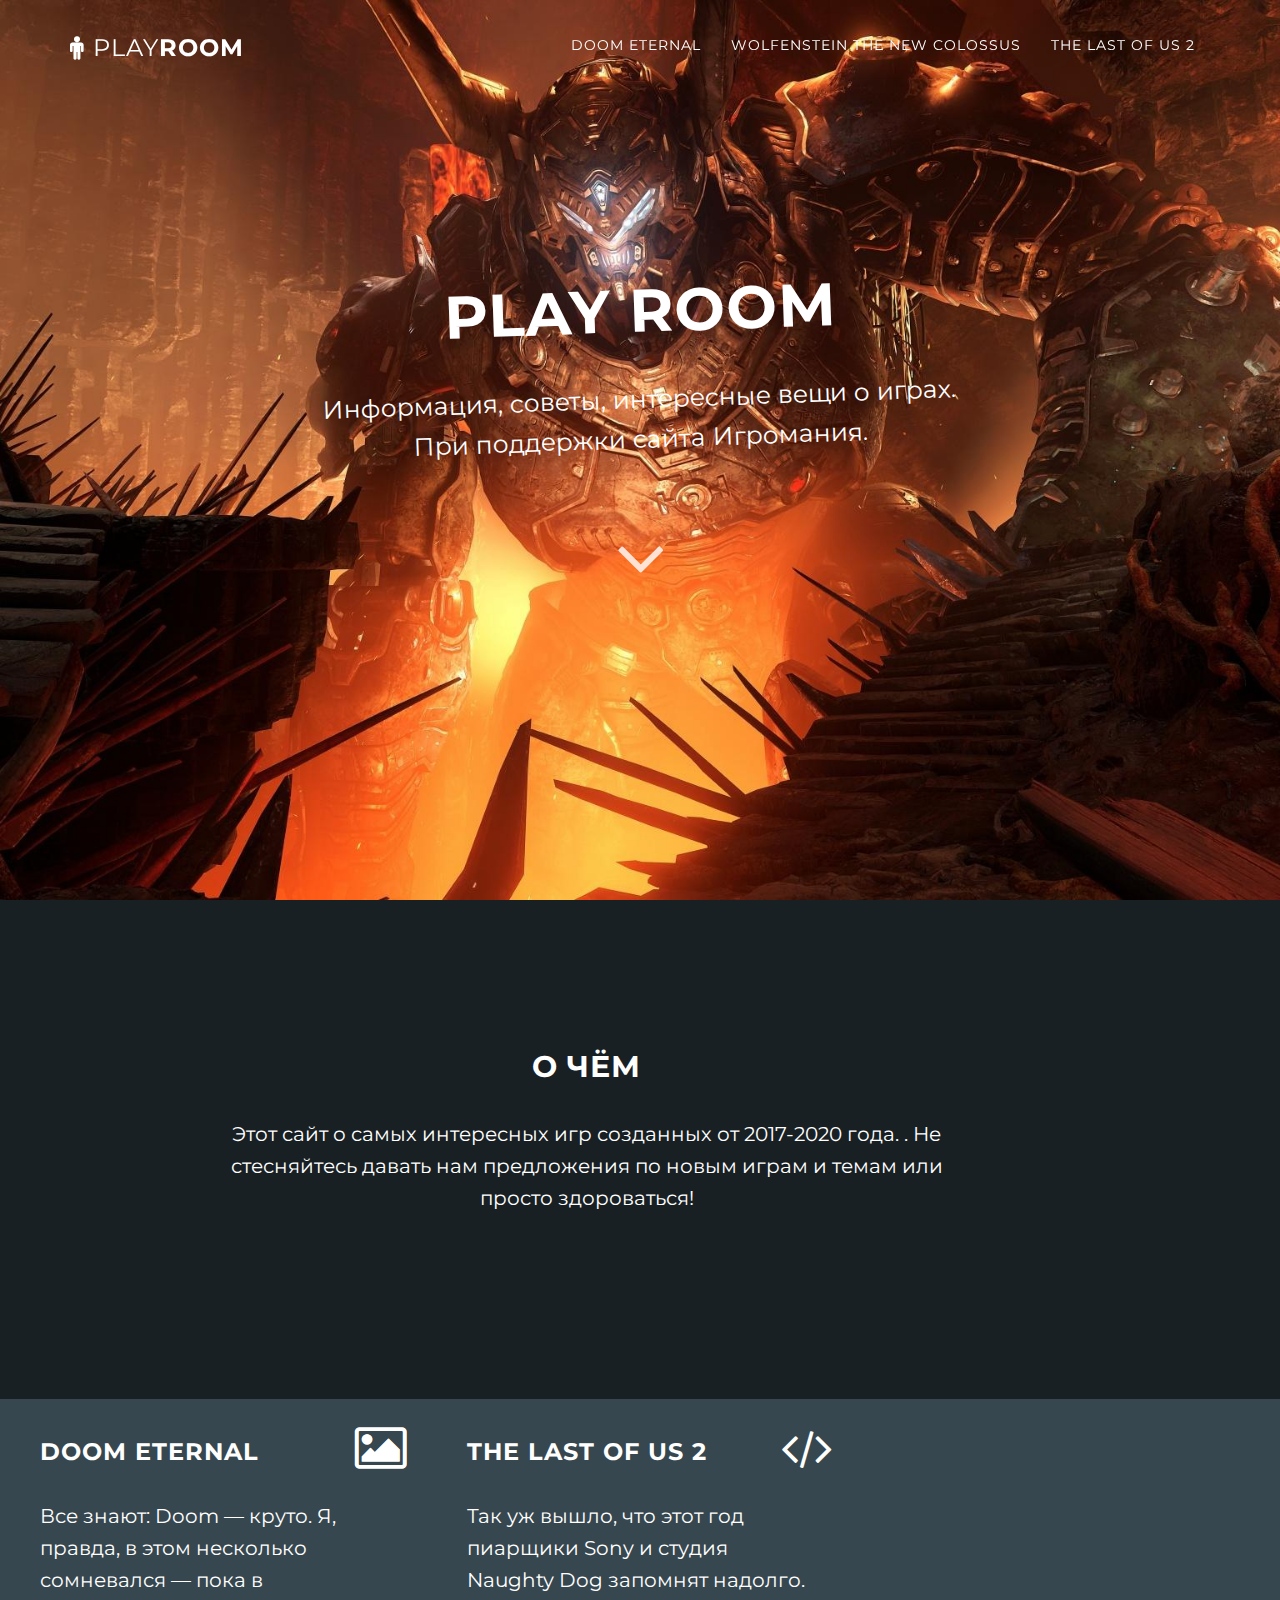
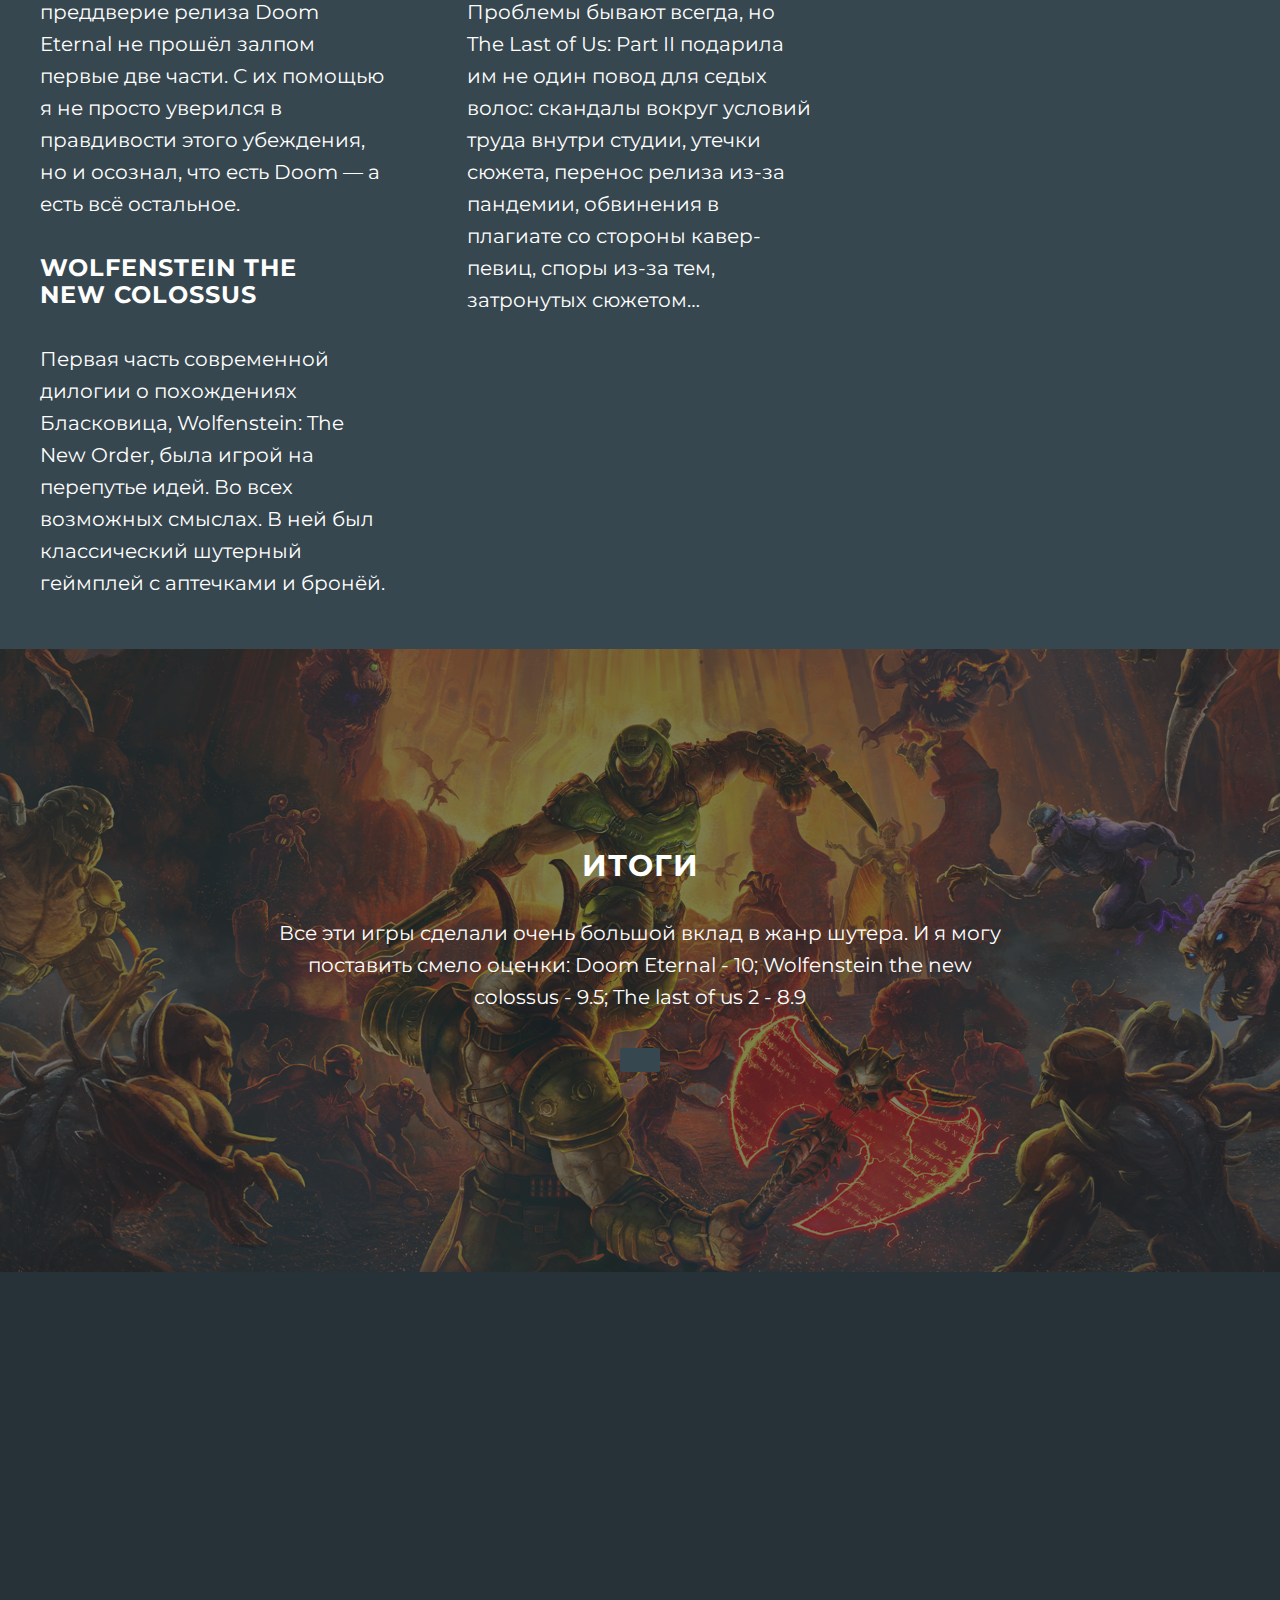
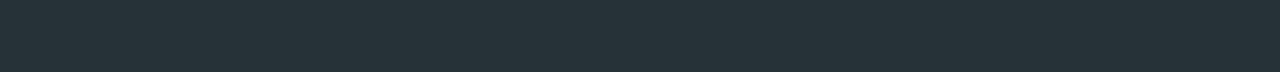
<file: index.html>
<!doctype html>
<html lang="en">
<head>
    <meta charset="utf-8">
    <meta http-equiv="X-UA-Compatible" content="IE=edge">
    <meta name="viewport" content="width=device-width, initial-scale=1">
    <meta name="description" content="">
    <meta name="author" content="">

    <title>Play room</title>

    <!-- Bootstrap Core CSS -->
    <link href="css/bootstrap.min.css" rel="stylesheet">

    <!-- Custom CSS -->
    <link href="css/basicelement.css" rel="stylesheet">

    <!-- Custom Fonts -->
    <link rel="stylesheet" href="//maxcdn.bootstrapcdn.com/font-awesome/4.3.0/css/font-awesome.min.css">
    <link href="http://fonts.googleapis.com/css?family=Montserrat:400,700" rel="stylesheet" type="text/css">

    <!-- HTML5 Shim and Respond.js IE8 support of HTML5 elements and media queries -->
    <!-- WARNING: Respond.js doesn't work if you view the page via file:// -->
    <!--[if lt IE 9]>
    <script src="https://oss.maxcdn.com/libs/html5shiv/3.7.0/html5shiv.js"></script>
    <script src="https://oss.maxcdn.com/libs/respond.js/1.4.2/respond.min.js"></script>
    <![endif]-->

</head>

<body data-spy="scroll" data-target=".navbar">

<!-- Navigation -->
<nav class="navbar navbar-custom navbar-fixed-top" role="navigation">
    <div class="container">
        <div class="navbar-header nav">
            <button type="button" class="navbar-toggle" data-toggle="collapse" data-target=".navbar-main-collapse">
                <i class="fa fa-lg fa-bars"></i>
            </button>
            <a class="navbar-brand page-scroll" href="#intro">
                <i class="fa fa-male"></i>  <span class="light">Play</span>Room
            </a>
        </div>

        <!-- Collect the nav links, forms, and other content for toggling -->
        <div class="collapse navbar-collapse navbar-right navbar-main-collapse">
            <ul class="nav navbar-nav">
                <!-- Hidden li included to remove active class from about link when scrolled up past about section
                <li class="hidden">
                    <a href="#page-top"></a>
                </li> -->
                <li>
                    <a class="page-scroll"  href="kon.html">Doom Eternal</a>
                </li>
                <li>
                    <a class="page-scroll" href="kon2.html">Wolfenstein the new colossus</a>
                </li>
                <li>
                    <a class="page-scroll" href="kon3.html">The last of us 2</a>
                </li>
            </ul>
        </div>
        <!-- /.navbar-collapse -->
    </div>
    <!-- /.container -->
</nav>

<!-- Intro Header -->
<header class="intro" id="intro">
    <div class="intro-body">
        <div class="container">
            <div class="row">
                <div class="col-md-8 col-md-offset-2">
                    <h1 class="brand-heading">Play room</h1>
                    <p class="intro-text">Информация, советы, интересные вещи о играх.<br>При поддержки сайта Игромания. 
					<a href="ind.html"></a></p>
					<p class="nav"><a href="#about" class=" btn btn-down page-scroll"><i class="fa fa-angle-down animated"></i></a></p>
                </div>
            </div>
        </div>
    </div>
</header>

<!-- About Section -->
<section id="about" class="container-fluid content-section">
    <!-- 3 Section -->
    <section class="container-fluid content-section about text-center">
        <div class="col-lg-7 col-lg-offset-2">
            <h2>О чём</h2>
            <p>Этот сайт о самых интересных игр созданных от 2017-2020 года. <a href="http://codedesign.elkind.net/themes/basicelement/"></a>.  Не стесняйтесь <a class="page-scroll" href="#contact"></a>  давать нам предложения по новым играм и темам или просто здороваться!</p>
        </div>
    </section>

    <div class="col-md-4 col-gray2">
        <h3><i class="fa fa-picture-o fa-2x" style="position:absolute; top:25px; right:20px;"></i> Doom Eternal</h3>
        <p>Все знают: Doom — круто. Я, правда, в этом несколько сомневался — пока в преддверие релиза Doom Eternal не прошёл залпом первые две части. С их помощью я не просто уверился в правдивости этого убеждения, но и осознал, что есть Doom — а есть всё остальное. <a href="http://gratisography.com/"></a>
		<h3><i class="fa fa-picture-o fa-2x" style="position:absolute; top:25px; right:20px;"></i>Wolfenstein the new colossus</h3>
        <p>Первая часть современной дилогии о похождениях Бласковица, Wolfenstein: The New Order, была игрой на перепутье идей. Во всех возможных смыслах. В ней был классический шутерный геймплей с аптечками и бронёй. <a href="http://codedesign.elkind.net/themes/basicelement/"></a></p>
    </div>
    <div class="col-md-4 col-gray2">
        <h3><i class="fa fa-code fa-2x" style="position:absolute; top:25px; right:20px;"></i>The last of us 2</h3>
        <p><a href="http://codedesign.elkind.net/themes/basicelement/"></a>Так уж вышло, что этот год пиарщики Sony и студия Naughty Dog запомнят надолго. Проблемы бывают всегда, но The Last of Us: Part II подарила им не один повод для седых волос: скандалы вокруг условий труда внутри студии, утечки сюжета, перенос релиза из-за пандемии, обвинения в плагиате со стороны кавер-певиц, споры из-за тем, затронутых сюжетом…</p>
    </div>
</section>

<!-- Download Section -->
<section id="download" class="content-section text-center">
    <div class="overlay">
        <div class="download-section">

            <div class="container">
                <div class="col-lg-8 col-lg-offset-2">
                    <h2>Итоги </h2>
                    <p> <a href="http://codedesign.elkind.net/themes/basicelement/ "></a>Все эти игры сделали очень большой вклад в жанр шутера. И я могу поставить смело оценки: Doom Eternal - 10; Wolfenstein the new colossus - 9.5; The last of us 2 - 8.9</p>
                    <a href="http://codedesign.elkind.net/blog/basicelement/" class="btn btn-default btn-lg"></a>
                </div>
            </div>

        </div>
    </div>
</section>



<!-- Map Section -->
<div id="map"></div>


</body>
</html>
</file>
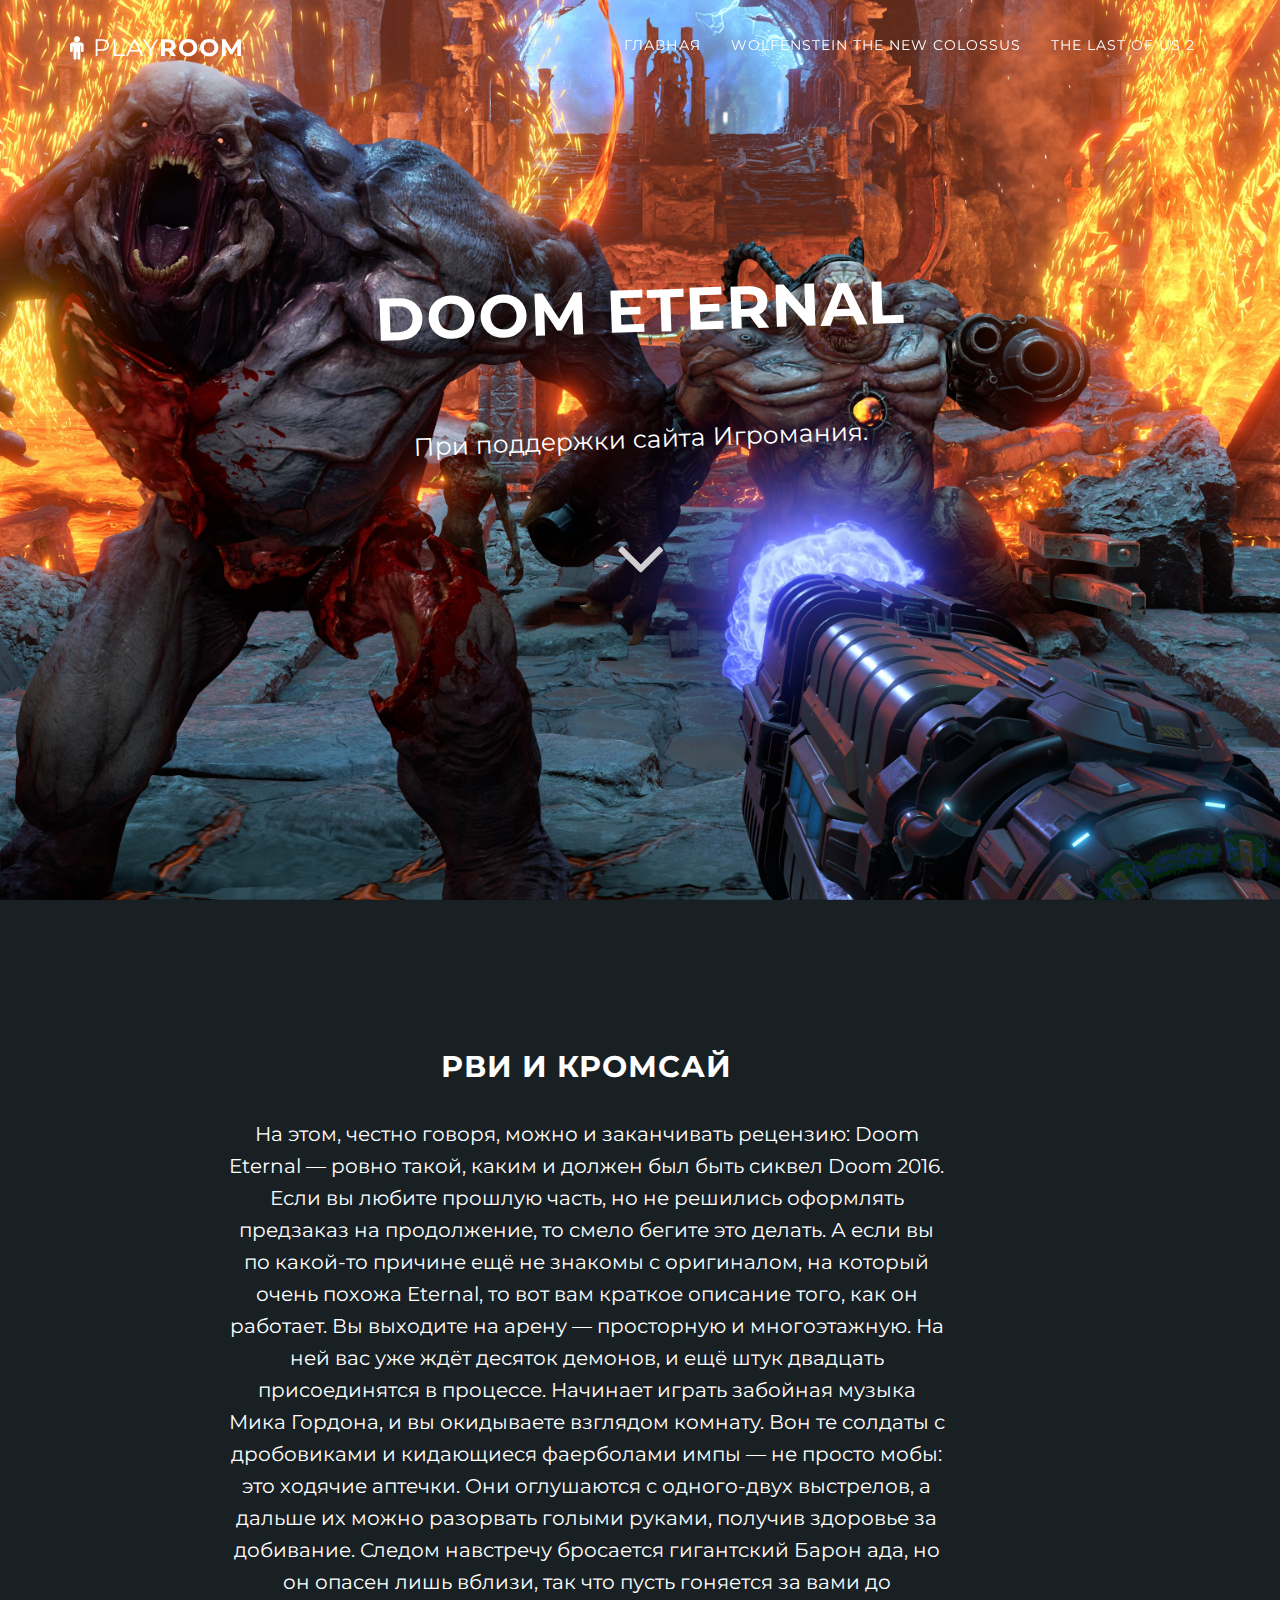
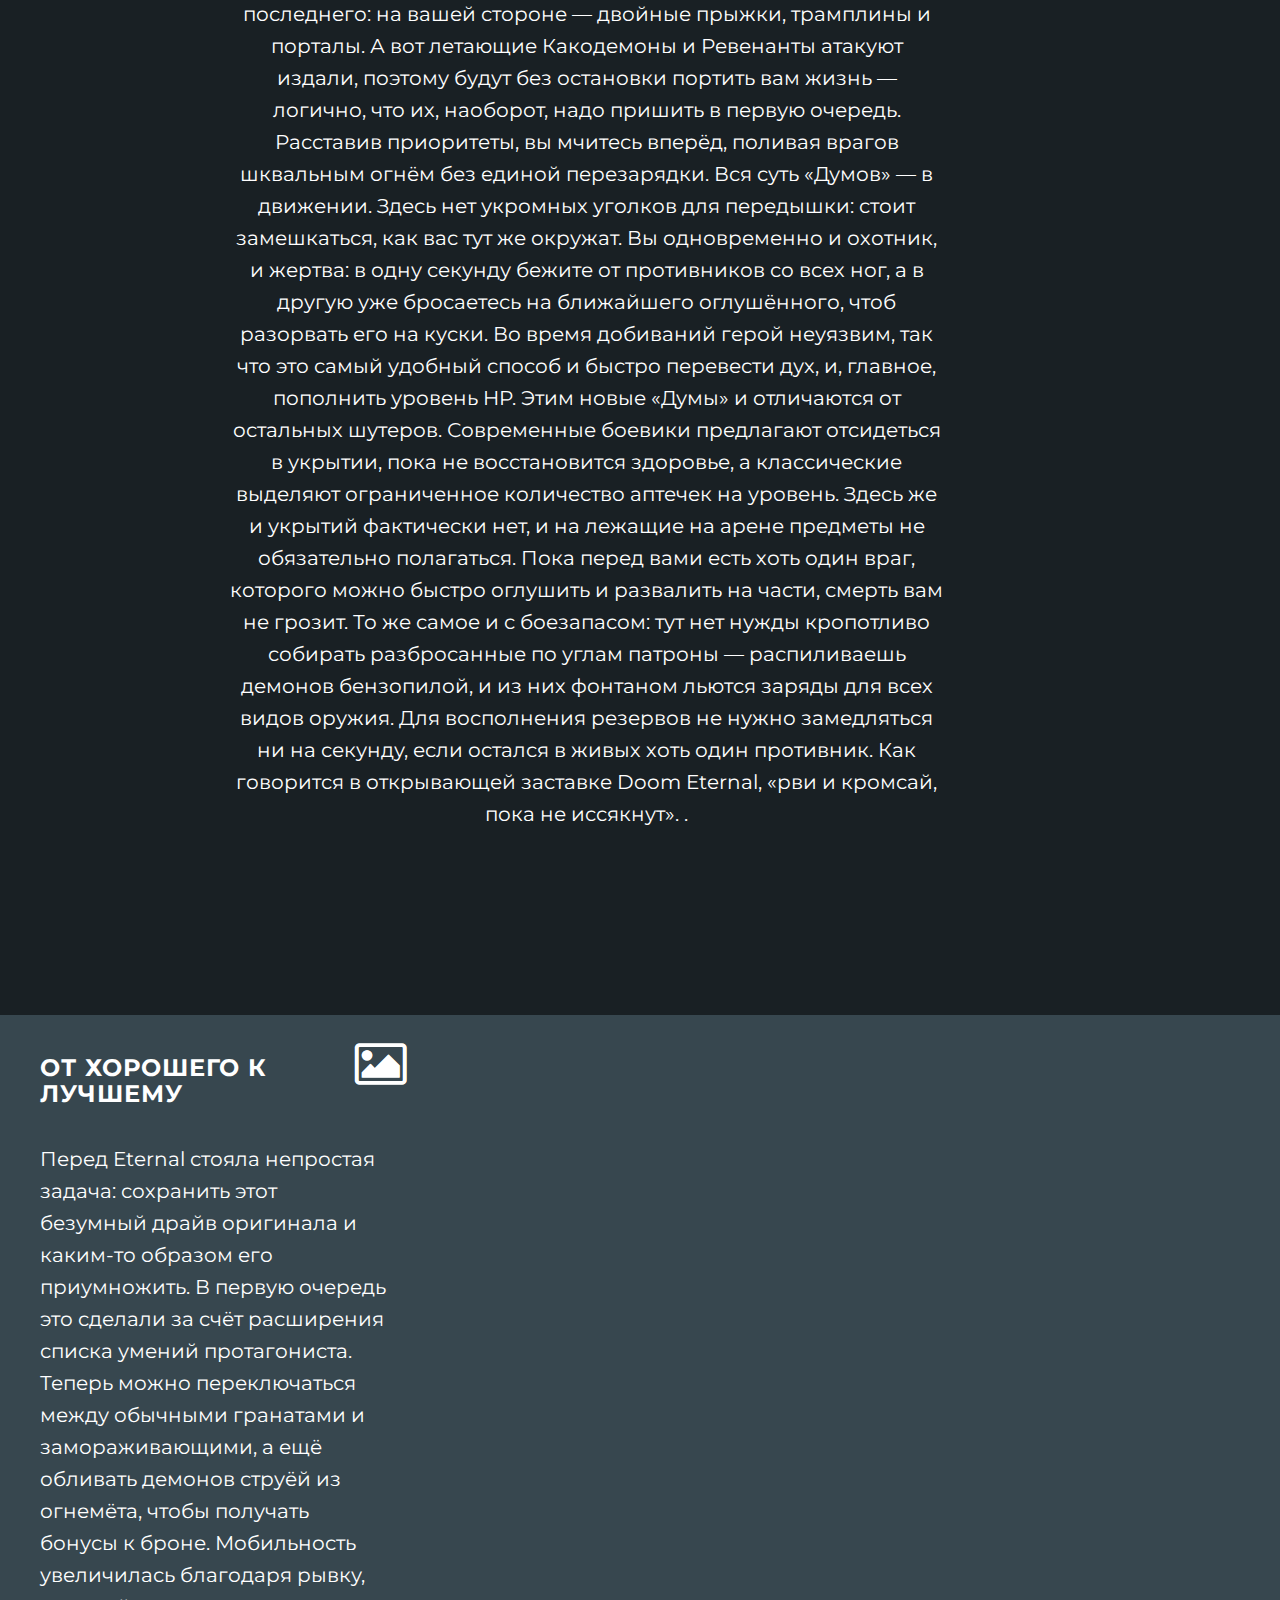
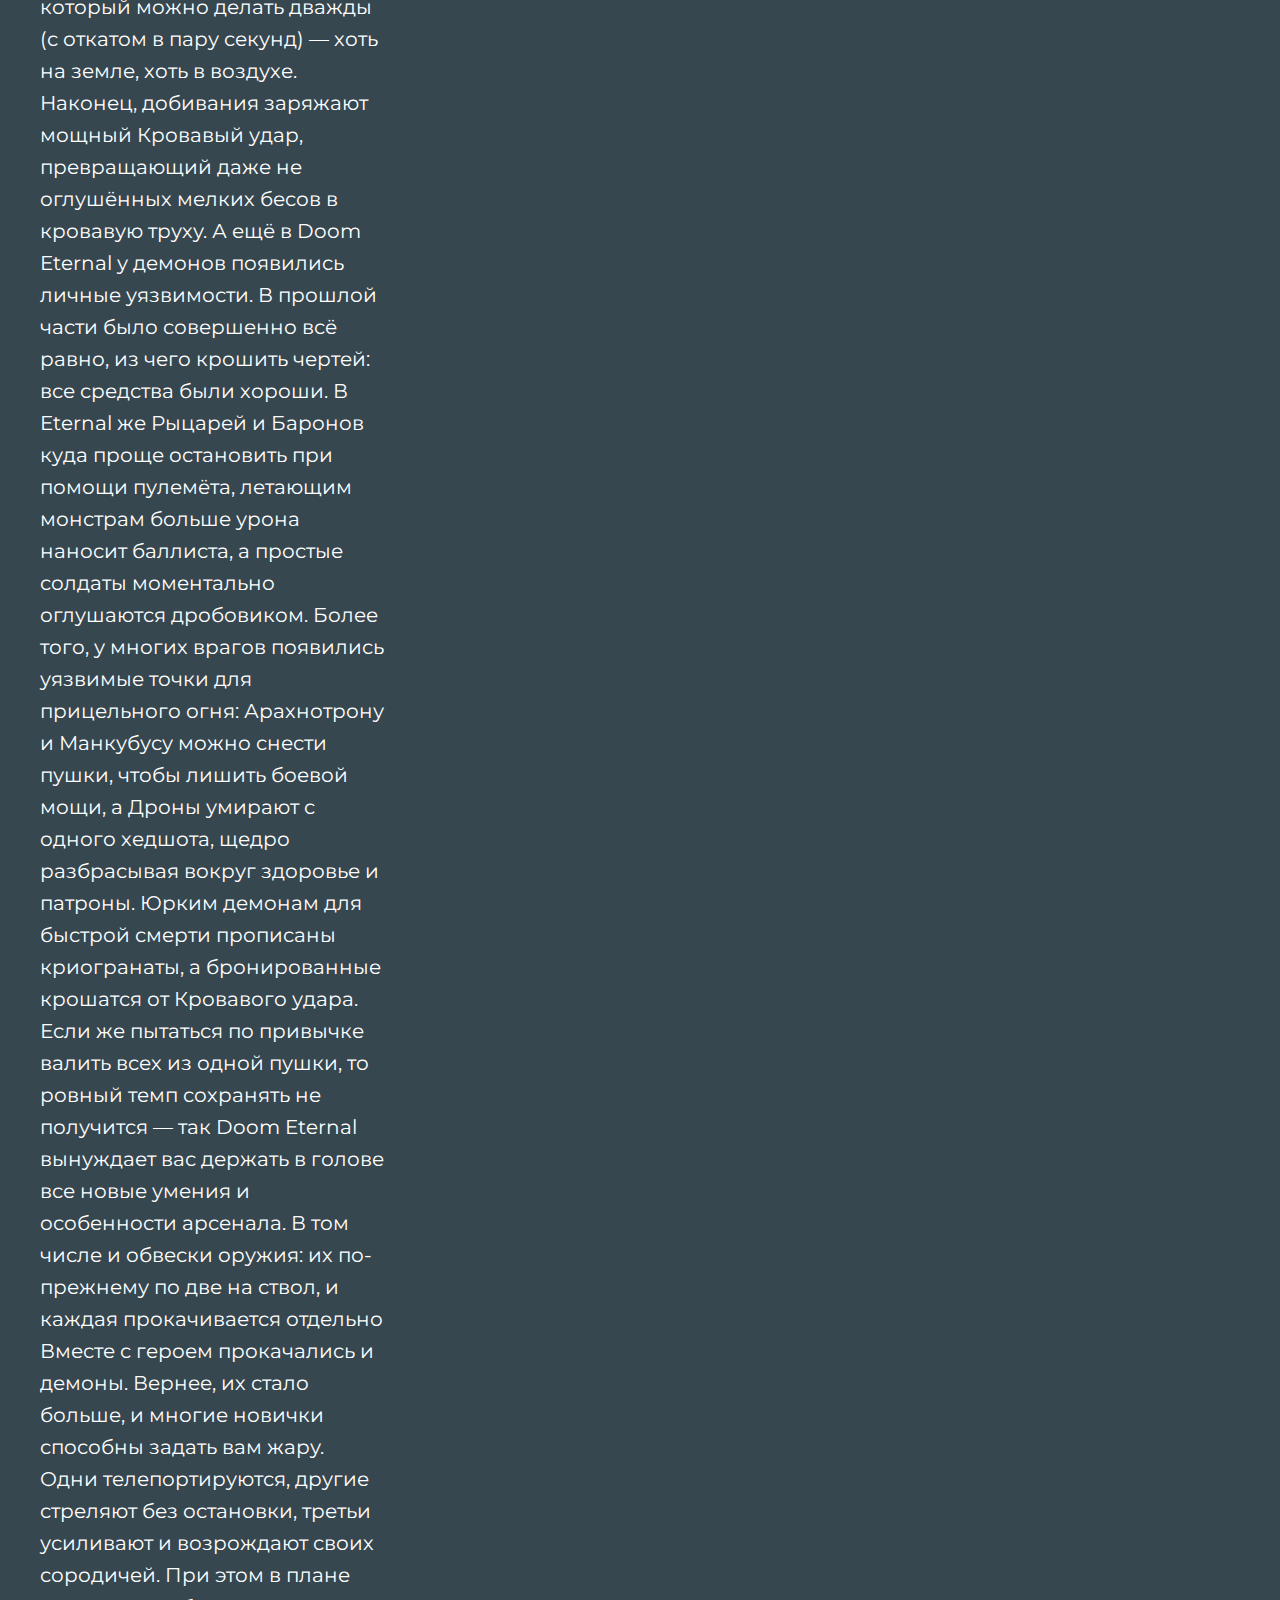
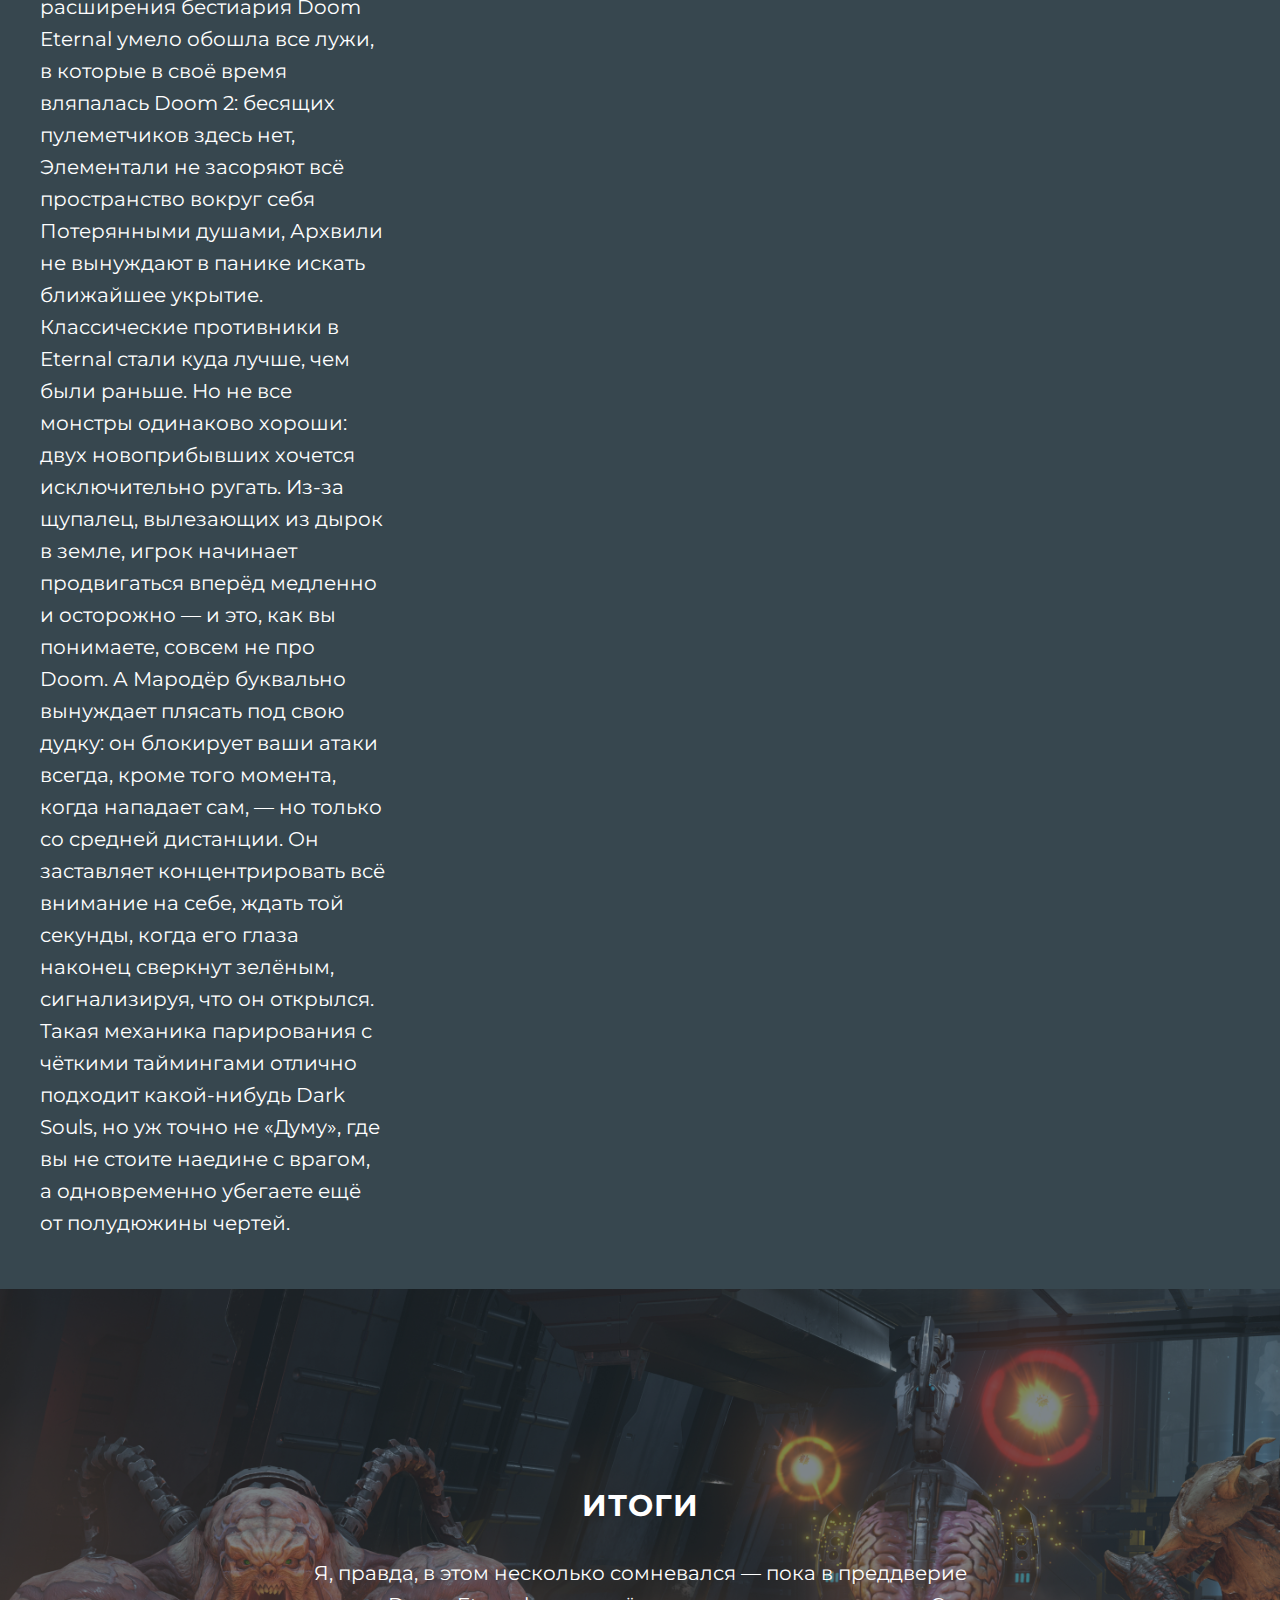
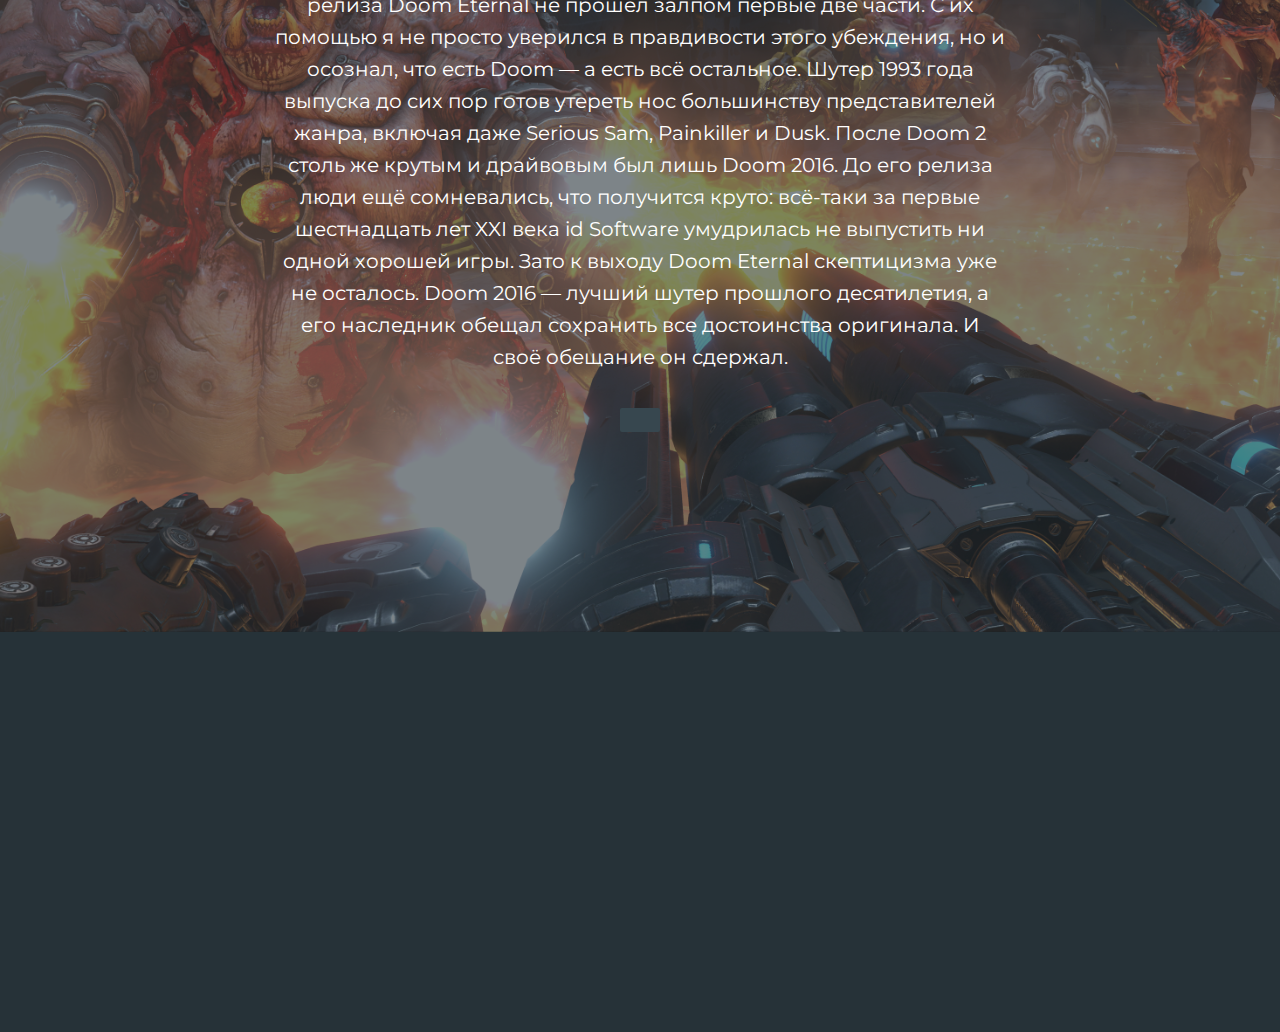
<file: kon.html>
<!doctype html>
<html lang="en">
<head>
    <meta charset="utf-8">
    <meta http-equiv="X-UA-Compatible" content="IE=edge">
    <meta name="viewport" content="width=device-width, initial-scale=1">
    <meta name="description" content="">
    <meta name="author" content="">

    <title>Play room</title>

    <!-- Bootstrap Core CSS -->
    <link href="css/bootstrap.min.css" rel="stylesheet">

    <!-- Custom CSS -->
    <link href="css/basicelement2.css" rel="stylesheet">

    <!-- Custom Fonts -->
    <link rel="stylesheet" href="//maxcdn.bootstrapcdn.com/font-awesome/4.3.0/css/font-awesome.min.css">
    <link href="http://fonts.googleapis.com/css?family=Montserrat:400,700" rel="stylesheet" type="text/css">

    <!-- HTML5 Shim and Respond.js IE8 support of HTML5 elements and media queries -->
    <!-- WARNING: Respond.js doesn't work if you view the page via file:// -->
    <!--[if lt IE 9]>
    <script src="https://oss.maxcdn.com/libs/html5shiv/3.7.0/html5shiv.js"></script>
    <script src="https://oss.maxcdn.com/libs/respond.js/1.4.2/respond.min.js"></script>
    <![endif]-->

</head>

<body data-spy="scroll" data-target=".navbar">

<!-- Navigation -->
<nav class="navbar navbar-custom navbar-fixed-top" role="navigation">
    <div class="container">
        <div class="navbar-header nav">
            <button type="button" class="navbar-toggle" data-toggle="collapse" data-target=".navbar-main-collapse">
                <i class="fa fa-lg fa-bars"></i>
            </button>
            <a class="navbar-brand page-scroll" href="#intro">
                <i class="fa fa-male"></i>  <span class="light">Play</span>Room
            </a>
        </div>

        <!-- Collect the nav links, forms, and other content for toggling -->
        <div class="collapse navbar-collapse navbar-right navbar-main-collapse">
            <ul class="nav navbar-nav">
                <!-- Hidden li included to remove active class from about link when scrolled up past about section
                <li class="hidden">
                    <a href="#page-top"></a>
                </li> -->
                <li>
                    <a class="page-scroll"  href="index.html">Главная</a>
                </li>
                <li>
                    <a class="page-scroll" href="kon2.html">Wolfenstein the new colossus</a>
                </li>
                <li>
                    <a class="page-scroll" href="kon3.html">The last of us 2</a>
                </li>
            </ul>
        </div>
        <!-- /.navbar-collapse -->
    </div>
    <!-- /.container -->
</nav>

<!-- Intro Header -->
<header class="intro" id="intro">
    <div class="intro-body">
        <div class="container">
            <div class="row">
                <div class="col-md-8 col-md-offset-2">
                    <h1 class="brand-heading">Doom Eternal</h1>
                    <p class="intro-text"><br>При поддержки сайта Игромания. 
					<a href="ind.html"></a></p>
					<p class="nav"><a href="#about" class=" btn btn-down page-scroll"><i class="fa fa-angle-down animated"></i></a></p>
                </div>
            </div>
        </div>
    </div>
</header>

<!-- About Section -->
<section id="about" class="container-fluid content-section">
    <!-- 3 Section -->
    <section class="container-fluid content-section about text-center">
        <div class="col-lg-7 col-lg-offset-2">
            <h2>Рви и кромсай</h2>
            <p>На этом, честно говоря, можно и заканчивать рецензию: Doom Eternal — ровно такой, каким и должен был быть сиквел Doom 2016. Если вы любите прошлую часть, но не решились оформлять предзаказ на продолжение, то смело бегите это делать. А если вы по какой-то причине ещё не знакомы с оригиналом, на который очень похожа Eternal, то вот вам краткое описание того, как он работает. Вы выходите на арену — просторную и многоэтажную. На ней вас уже ждёт десяток демонов, и ещё штук двадцать присоединятся в процессе. Начинает играть забойная музыка Мика Гордона, и вы окидываете взглядом комнату. Вон те солдаты с дробовиками и кидающиеся фаерболами импы — не просто мобы: это ходячие аптечки. Они оглушаются с одного-двух выстрелов, а дальше их можно разорвать голыми руками, получив здоровье за добивание. Следом навстречу бросается гигантский Барон ада, но он опасен лишь вблизи, так что пусть гоняется за вами до последнего: на вашей стороне — двойные прыжки, трамплины и порталы. А вот летающие Какодемоны и Ревенанты атакуют издали, поэтому будут без остановки портить вам жизнь — логично, что их, наоборот, надо пришить в первую очередь. Расставив приоритеты, вы мчитесь вперёд, поливая врагов шквальным огнём без единой перезарядки.
               Вся суть «Думов» — в движении. Здесь нет укромных уголков для передышки: стоит замешкаться, как вас тут же окружат. Вы одновременно и охотник, и жертва: в одну секунду бежите от противников со всех ног, а в другую уже бросаетесь на ближайшего оглушённого, чтоб разорвать его на куски. Во время добиваний герой неуязвим, так что это самый удобный способ и быстро перевести дух, и, главное, пополнить уровень HP. Этим новые «Думы» и отличаются от остальных шутеров. Современные боевики предлагают отсидеться в укрытии, пока не восстановится здоровье, а классические выделяют ограниченное количество аптечек на уровень. Здесь же и укрытий фактически нет, и на лежащие на арене предметы не обязательно полагаться. Пока перед вами есть хоть один враг, которого можно быстро оглушить и развалить на части, смерть вам не грозит. То же самое и с боезапасом: тут нет нужды кропотливо собирать разбросанные по углам патроны — распиливаешь демонов бензопилой, и из них фонтаном льются заряды для всех видов оружия. Для восполнения резервов не нужно замедляться ни на секунду, если остался в живых хоть один противник. Как говорится в открывающей заставке Doom Eternal, «рви и кромсай, пока не иссякнут». <a href="http://codedesign.elkind.net/themes/basicelement/"></a>.<a class="page-scroll" href="#contact"></a>  </p>
        </div>
    </section>

    <div class="col-md-4 col-gray2">
        <h3><i class="fa fa-picture-o fa-2x" style="position:absolute; top:25px; right:20px;"></i>От хорошего к лучшему </h3>
        <p>Перед Eternal стояла непростая задача: сохранить этот безумный драйв оригинала и каким-то образом его приумножить. В первую очередь это сделали за счёт расширения списка умений протагониста. Теперь можно переключаться между обычными гранатами и замораживающими, а ещё обливать демонов струёй из огнемёта, чтобы получать бонусы к броне. Мобильность увеличилась благодаря рывку, который можно делать дважды (с откатом в пару секунд) — хоть на земле, хоть в воздухе. Наконец, добивания заряжают мощный Кровавый удар, превращающий даже не оглушённых мелких бесов в кровавую труху. А ещё в Doom Eternal у демонов появились личные уязвимости. В прошлой части было совершенно всё равно, из чего крошить чертей: все средства были хороши. В Eternal же Рыцарей и Баронов куда проще остановить при помощи пулемёта, летающим монстрам больше урона наносит баллиста, а простые солдаты моментально оглушаются дробовиком. Более того, у многих врагов появились уязвимые точки для прицельного огня: Арахнотрону и Манкубусу можно снести пушки, чтобы лишить боевой мощи, а Дроны умирают с одного хедшота, щедро разбрасывая вокруг здоровье и патроны. Юрким демонам для быстрой смерти прописаны криогранаты, а бронированные крошатся от Кровавого удара. Если же пытаться по привычке валить всех из одной пушки, то ровный темп сохранять не получится — так Doom Eternal вынуждает вас держать в голове все новые умения и особенности арсенала.
В том числе и обвески оружия: их по-прежнему по две на ствол, и каждая прокачивается отдельно Вместе с героем прокачались и демоны. Вернее, их стало больше, и многие новички способны задать вам жару. Одни телепортируются, другие стреляют без остановки, третьи усиливают и возрождают своих сородичей. При этом в плане расширения бестиария Doom Eternal умело обошла все лужи, в которые в своё время вляпалась Doom 2: бесящих пулеметчиков здесь нет, Элементали не засоряют всё пространство вокруг себя Потерянными душами, Архвили не вынуждают в панике искать ближайшее укрытие. Классические противники в Eternal стали куда лучше, чем были раньше. Но не все монстры одинаково хороши: двух новоприбывших хочется исключительно ругать. Из-за щупалец, вылезающих из дырок в земле, игрок начинает продвигаться вперёд медленно и осторожно — и это, как вы понимаете, совсем не про Doom. А Мародёр буквально вынуждает плясать под свою дудку: он блокирует ваши атаки всегда, кроме того момента, когда нападает сам, — но только со средней дистанции. Он заставляет концентрировать всё внимание на себе, ждать той секунды, когда его глаза наконец сверкнут зелёным, сигнализируя, что он открылся. Такая механика парирования с чёткими таймингами отлично подходит какой-нибудь Dark Souls, но уж точно не «Думу», где вы не стоите наедине с врагом, а одновременно убегаете ещё от полудюжины чертей.
 <a href="http://gratisography.com/"></a>
		<h3><i class="fa fa-picture-o fa-2x" style="position:absolute; top:25px; right:20px;"></i></h3>
        <p> <a href="http://codedesign.elkind.net/themes/basicelement/"></a></p>
    </div>
</section>

<!-- Download Section -->
<section id="download" class="content-section text-center">
    <div class="overlay">
        <div class="download-section">

            <div class="container">
                <div class="col-lg-8 col-lg-offset-2">
                    <h2>Итоги </h2>
                    <p> <a href="http://codedesign.elkind.net/themes/basicelement/ "></a> Я, правда, в этом несколько сомневался — пока в преддверие релиза Doom Eternal не прошёл залпом первые две части. С их помощью я не просто уверился в правдивости этого убеждения, но и осознал, что есть Doom — а есть всё остальное. Шутер 1993 года выпуска до сих пор готов утереть нос большинству представителей жанра, включая даже Serious Sam, Painkiller и Dusk. После Doom 2 столь же крутым и драйвовым был лишь Doom 2016. До его релиза люди ещё сомневались, что получится круто: всё-таки за первые шестнадцать лет XXI века id Software умудрилась не выпустить ни одной хорошей игры. Зато к выходу Doom Eternal скептицизма уже не осталось. Doom 2016 — лучший шутер прошлого десятилетия, а его наследник обещал сохранить все достоинства оригинала. И своё обещание он сдержал.</p>
                    <a href="http://codedesign.elkind.net/blog/basicelement/" class="btn btn-default btn-lg"></a>
                </div>
            </div>

        </div>
    </div>
</section>



<!-- Map Section -->
<div id="map"></div>


</body>
</html>
</file>
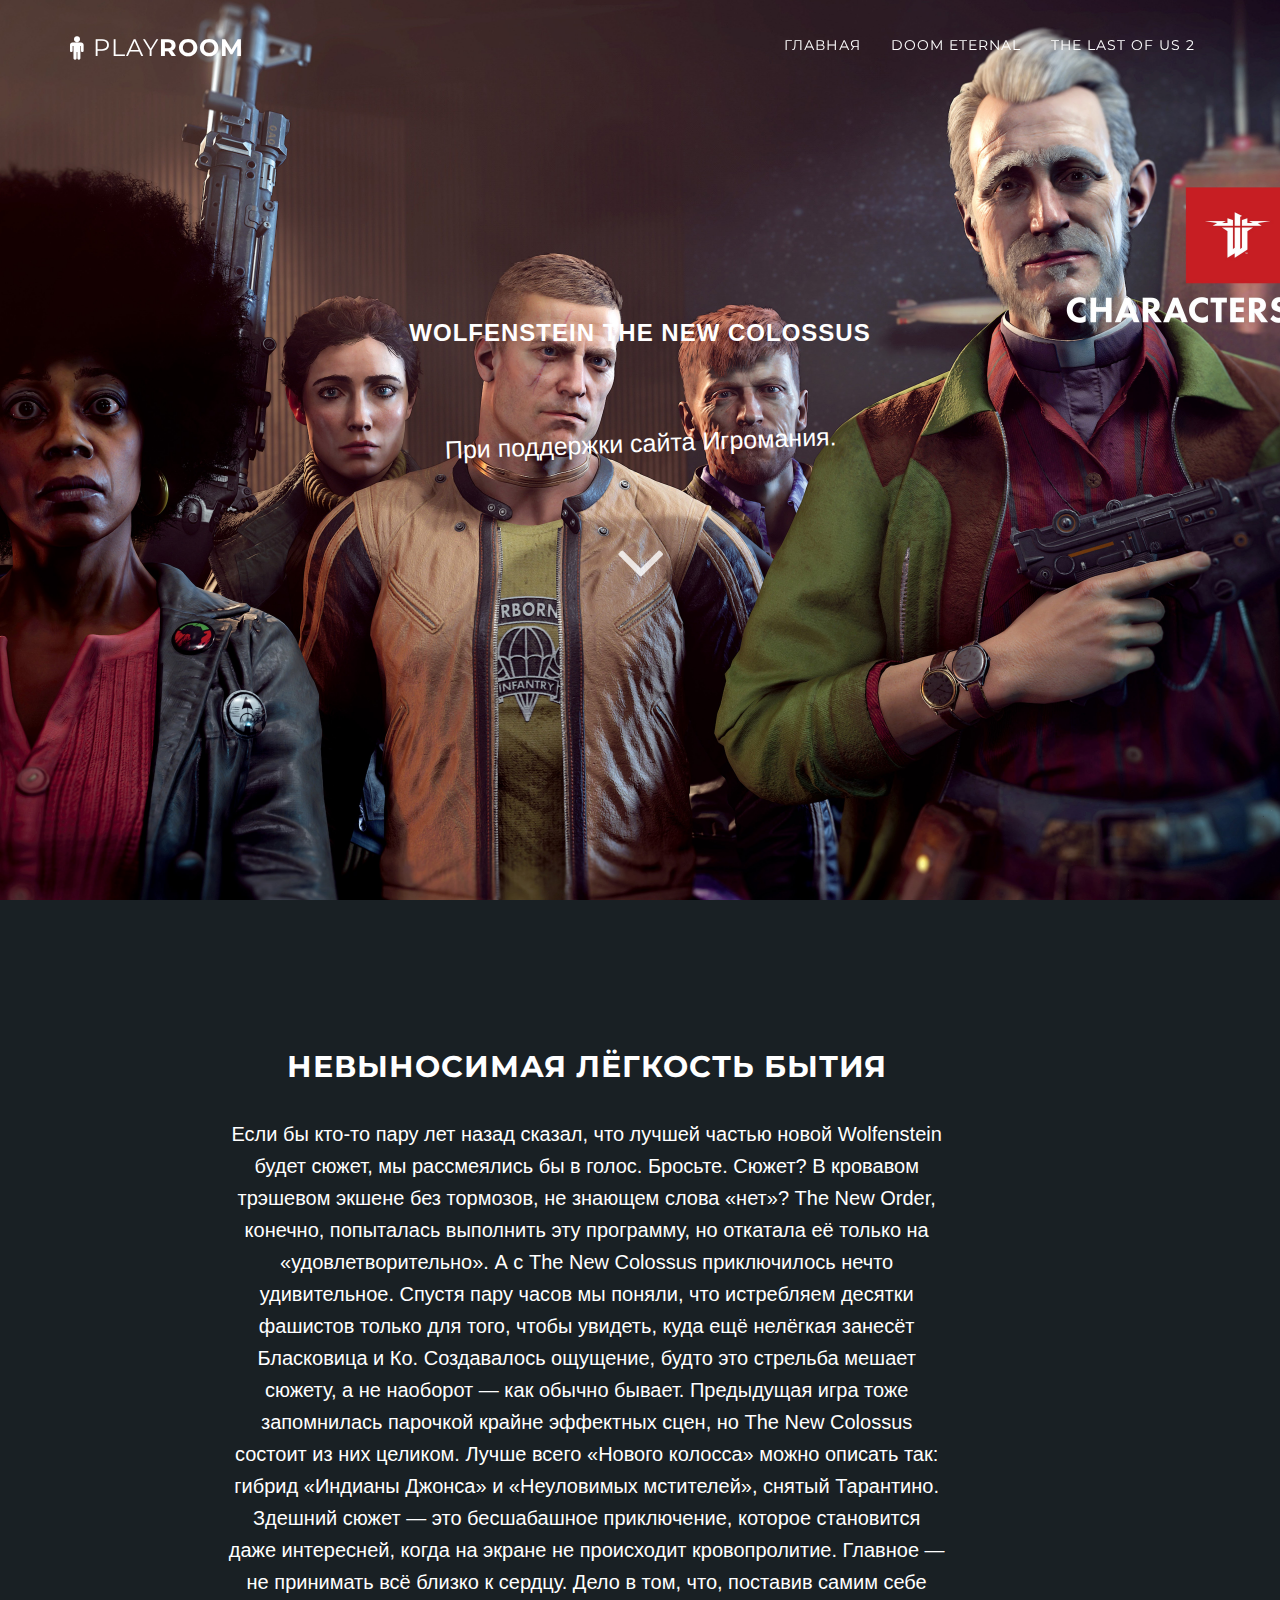
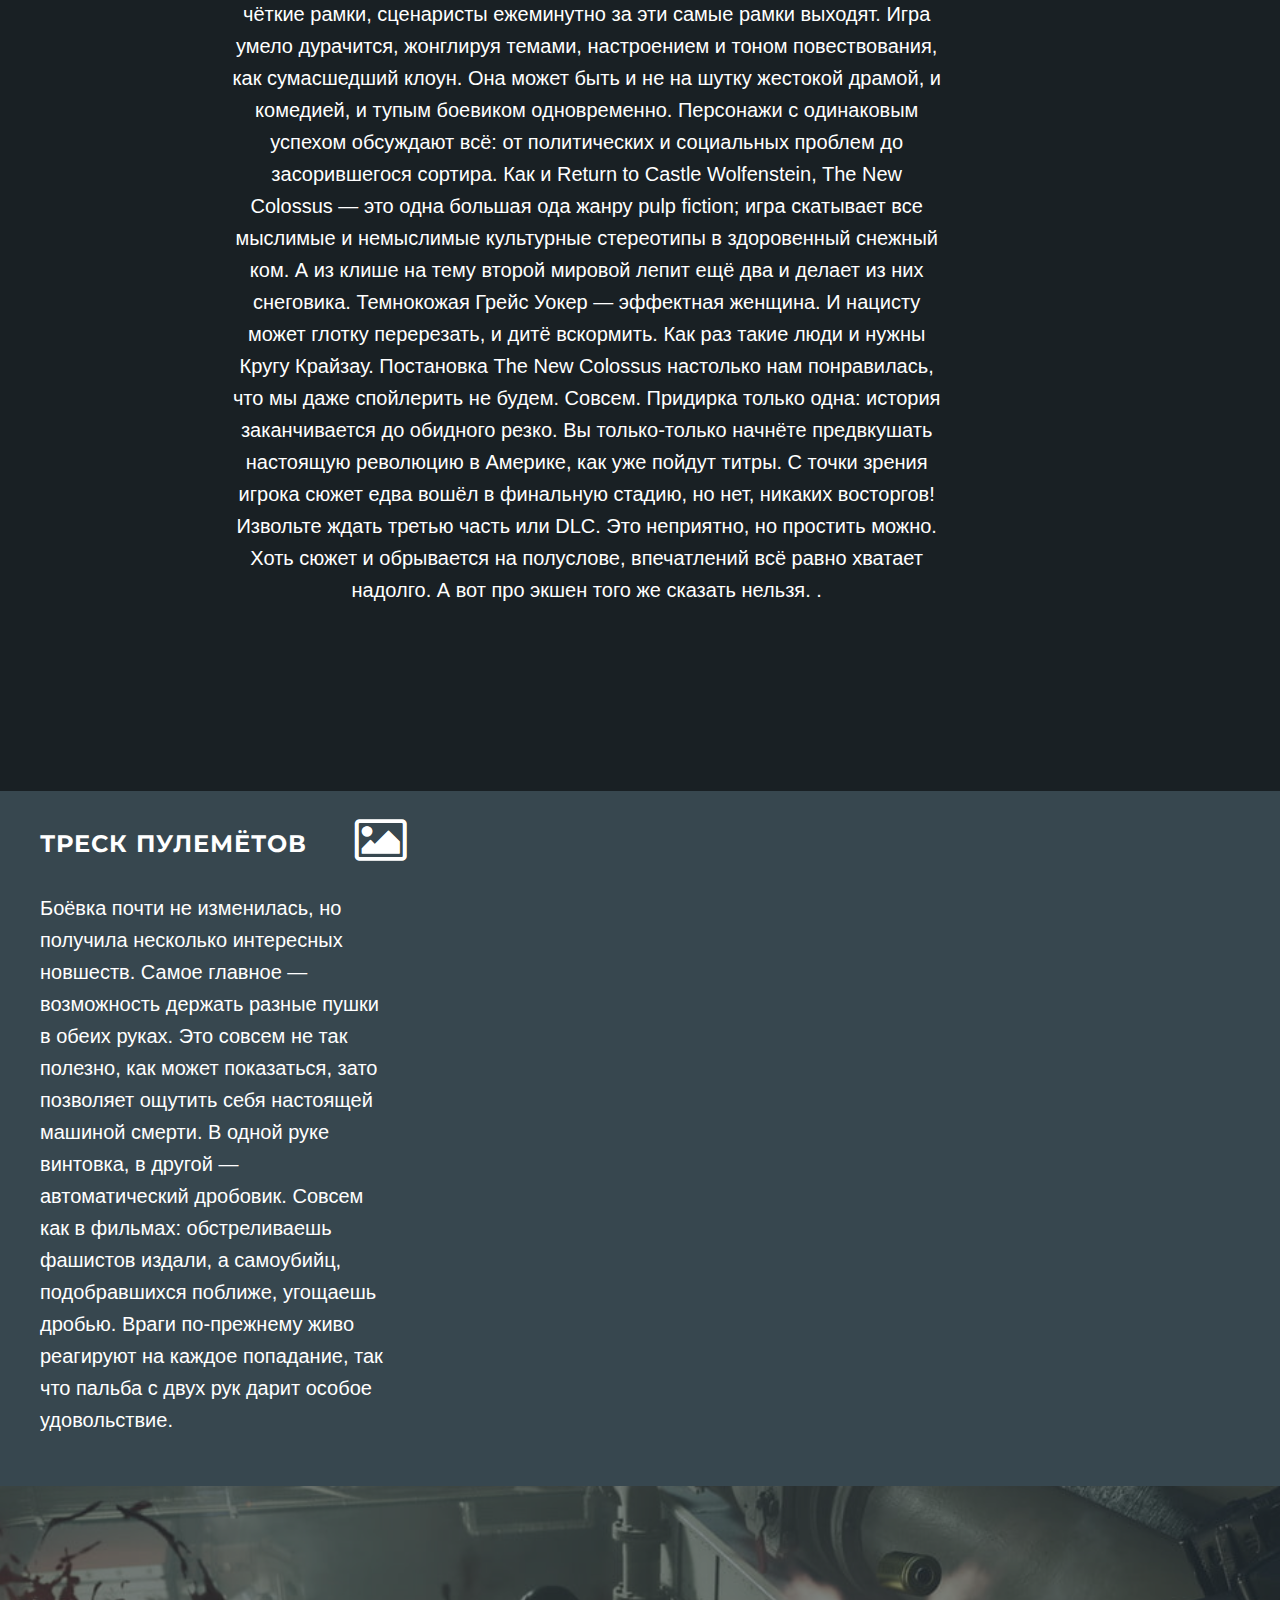
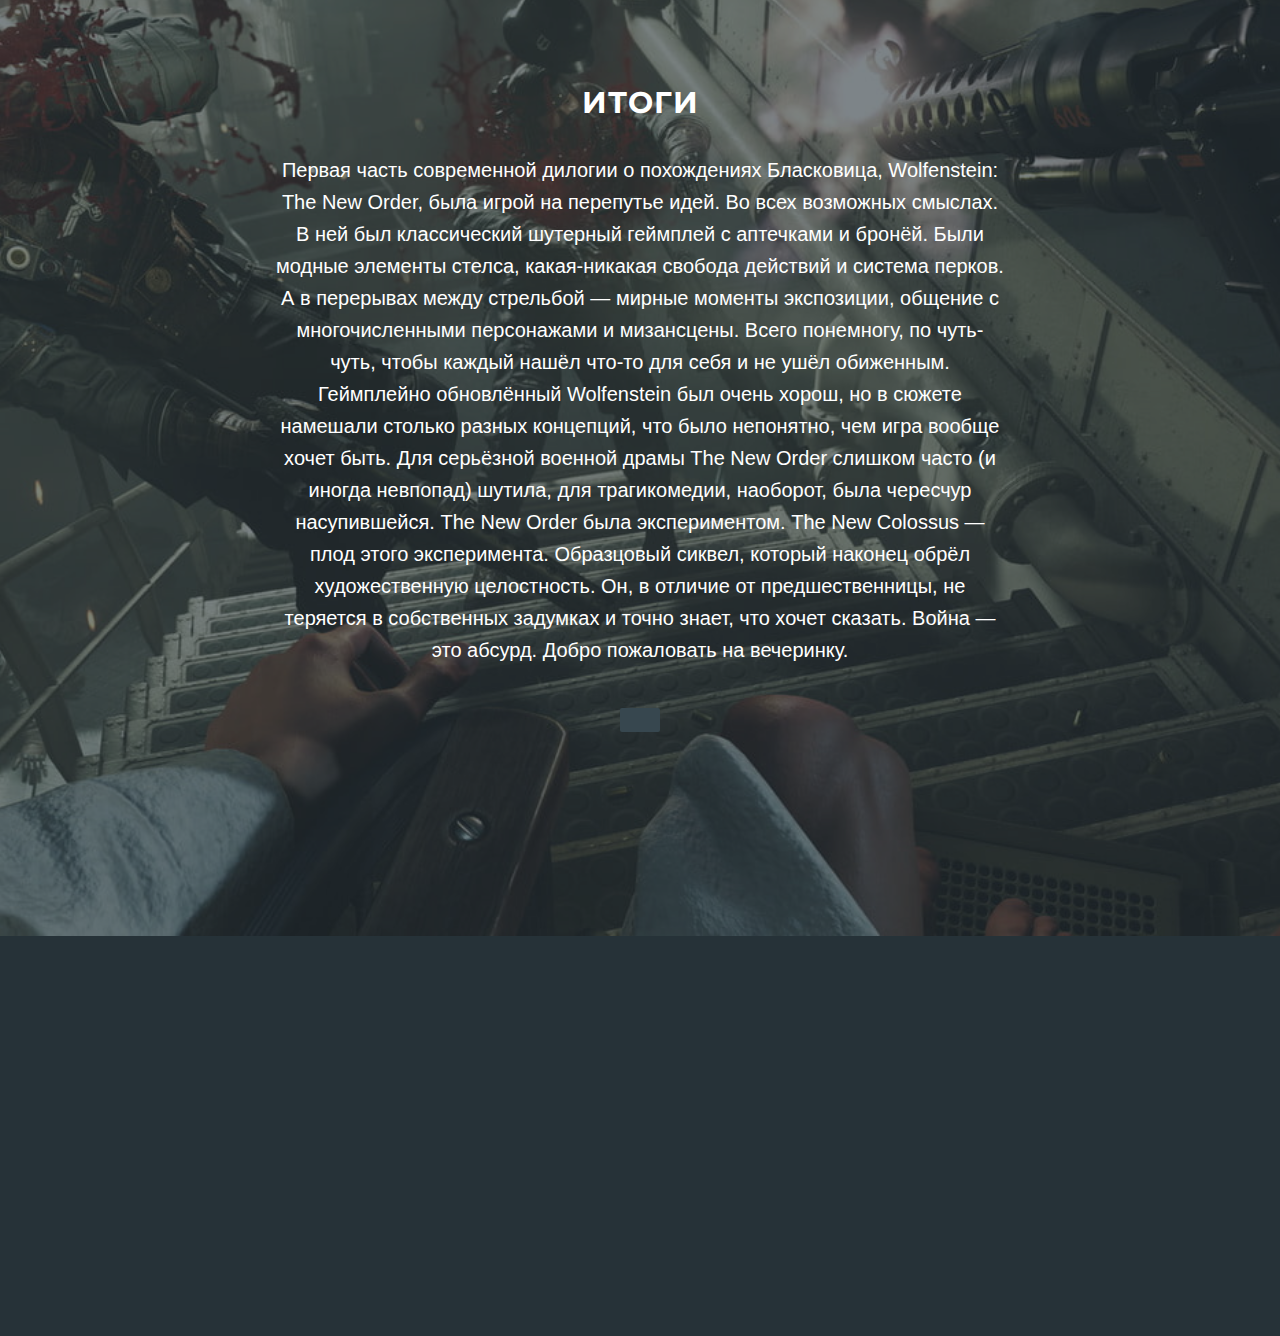
<file: kon2.html>
<!doctype html>
<html lang="en">
<head>
    <meta charset="utf-8">
    <meta http-equiv="X-UA-Compatible" content="IE=edge">
    <meta name="viewport" content="width=device-width, initial-scale=1">
    <meta name="description" content="">
    <meta name="author" content="">

    <title>Play room</title>

    <!-- Bootstrap Core CSS -->
    <link href="css/bootstrap.min.css" rel="stylesheet">

    <!-- Custom CSS -->
    <link href="css/basicelement3.css" rel="stylesheet">

    <!-- Custom Fonts -->
    <link rel="stylesheet" href="//maxcdn.bootstrapcdn.com/font-awesome/4.3.0/css/font-awesome.min.css">
    <link href="http://fonts.googleapis.com/css?family=Montserrat:400,700" rel="stylesheet" type="text/css">

    <!-- HTML5 Shim and Respond.js IE8 support of HTML5 elements and media queries -->
    <!-- WARNING: Respond.js doesn't work if you view the page via file:// -->
    <!--[if lt IE 9]>
    <script src="https://oss.maxcdn.com/libs/html5shiv/3.7.0/html5shiv.js"></script>
    <script src="https://oss.maxcdn.com/libs/respond.js/1.4.2/respond.min.js"></script>
    <![endif]-->

</head>

<body data-spy="scroll" data-target=".navbar">

<!-- Navigation -->
<nav class="navbar navbar-custom navbar-fixed-top" role="navigation">
    <div class="container">
        <div class="navbar-header nav">
            <button type="button" class="navbar-toggle" data-toggle="collapse" data-target=".navbar-main-collapse">
                <i class="fa fa-lg fa-bars"></i>
            </button>
            <a class="navbar-brand page-scroll" href="#intro">
                <i class="fa fa-male"></i>  <span class="light">Play</span>Room
            </a>
        </div>

        <!-- Collect the nav links, forms, and other content for toggling -->
        <div class="collapse navbar-collapse navbar-right navbar-main-collapse">
            <ul class="nav navbar-nav">
                <!-- Hidden li included to remove active class from about link when scrolled up past about section
                <li class="hidden">
                    <a href="#page-top"></a>
                </li> -->
                <li>
                    <a class="page-scroll"  href="index.html">Главная</a>
                </li>
                <li>
                    <a class="page-scroll" href="kon.html">Doom Eternal</a>
                </li>
                <li>
                    <a class="page-scroll" href="kon3.html">The last of us 2</a>
                </li>
            </ul>
        </div>
        <!-- /.navbar-collapse -->
    </div>
    <!-- /.container -->
</nav>

<!-- Intro Header -->
<header class="intro" id="intro">
    <div class="intro-body">
        <div class="container">
            <div class="row">
                <div class="col-md-8 col-md-offset-2">
                    <h1 class="brand-heading">
 <h1><font size = "5" color = "white" face = "Arial"> Wolfenstein the new colossus</h1>
                    <p class="intro-text"><br>При поддержки сайта Игромания. 
					<a href="ind.html"></a></p>
					<p class="nav"><a href="#about" class=" btn btn-down page-scroll"><i class="fa fa-angle-down animated"></i></a></p>
                </div>
            </div>
        </div>
    </div>
</header>

<!-- About Section -->
<section id="about" class="container-fluid content-section">
    <!-- 3 Section -->
    <section class="container-fluid content-section about text-center">
        <div class="col-lg-7 col-lg-offset-2">
            <h2>Невыносимая лёгкость бытия</h2>
            <p>Если бы кто-то пару лет назад сказал, что лучшей частью новой Wolfenstein будет сюжет, мы рассмеялись бы в голос. Бросьте. Сюжет? В кровавом трэшевом экшене без тормозов, не знающем слова «нет»? The New Order, конечно, попыталась выполнить эту программу, но откатала её только на «удовлетворительно». А с The New Colossus приключилось нечто удивительное. Спустя пару часов мы поняли, что истребляем десятки фашистов только для того, чтобы увидеть, куда ещё нелёгкая занесёт Бласковица и Ко. Создавалось ощущение, будто это стрельба мешает сюжету, а не наоборот — как обычно бывает. Предыдущая игра тоже запомнилась парочкой крайне эффектных сцен, но The New Colossus состоит из них целиком. Лучше всего «Нового колосса» можно описать так: гибрид «Индианы Джонса» и «Неуловимых мстителей», снятый Тарантино. Здешний сюжет — это бесшабашное приключение, которое становится даже интересней, когда на экране не происходит кровопролитие. Главное — не принимать всё близко к сердцу. Дело в том, что, поставив самим себе чёткие рамки, сценаристы ежеминутно за эти самые рамки выходят. Игра умело дурачится, жонглируя темами, настроением и тоном повествования, как сумасшедший клоун. Она может быть и не на шутку жестокой драмой, и комедией, и тупым боевиком одновременно. Персонажи с одинаковым успехом обсуждают всё: от политических и социальных проблем до засорившегося сортира. Как и Return to Castle Wolfenstein, The New Colossus — это одна большая ода жанру pulp fiction; игра скатывает все мыслимые и немыслимые культурные стереотипы в здоровенный снежный ком. А из клише на тему второй мировой лепит ещё два и делает из них снеговика.
Темнокожая Грейс Уокер — эффектная женщина. И нацисту может глотку перерезать, и дитё вскормить. Как раз такие люди и нужны Кругу Крайзау.
Постановка The New Colossus настолько нам понравилась, что мы даже спойлерить не будем. Совсем. Придирка только одна: история заканчивается до обидного резко. Вы только-только начнёте предвкушать настоящую революцию в Америке, как уже пойдут титры. С точки зрения игрока сюжет едва вошёл в финальную стадию, но нет, никаких восторгов! Извольте ждать третью часть или DLC. Это неприятно, но простить можно. Хоть сюжет и обрывается на полуслове, впечатлений всё равно хватает надолго. А вот про экшен того же сказать нельзя. <a href="http://codedesign.elkind.net/themes/basicelement/"></a>.<a class="page-scroll" href="#contact"></a>  </p>
        </div>
    </section>

    <div class="col-md-4 col-gray2">
        <h3><i class="fa fa-picture-o fa-2x" style="position:absolute; top:25px; right:20px;"></i>Треск пулемётов </h3>
        <p>Боёвка почти не изменилась, но получила несколько интересных новшеств. Самое главное — возможность держать разные пушки в обеих руках. Это совсем не так полезно, как может показаться, зато позволяет ощутить себя настоящей машиной смерти. В одной руке винтовка, в другой — автоматический дробовик. Совсем как в фильмах: обстреливаешь фашистов издали, а самоубийц, подобравшихся поближе, угощаешь дробью. Враги по-прежнему живо реагируют на каждое попадание, так что пальба с двух рук дарит особое удовольствие.</p>
 <a href="http://gratisography.com/"></a>
		<h3><i class="fa fa-picture-o fa-2x" style="position:absolute; top:25px; right:20px;"></i></h3>
        <p> <a href="http://codedesign.elkind.net/themes/basicelement/"></a></p>
    </div>
</section>

<!-- Download Section -->
<section id="download" class="content-section text-center">
    <div class="overlay">
        <div class="download-section">

            <div class="container">
                <div class="col-lg-8 col-lg-offset-2">
                    <h2>Итоги </h2>
                    <p> <a href="http://codedesign.elkind.net/themes/basicelement/ "></a>Первая часть современной дилогии о похождениях Бласковица, Wolfenstein: The New Order, была игрой на перепутье идей. Во всех возможных смыслах. В ней был классический шутерный геймплей с аптечками и бронёй. Были модные элементы стелса, какая-никакая свобода действий и система перков. А в перерывах между стрельбой — мирные моменты экспозиции, общение с многочисленными персонажами и мизансцены. Всего понемногу, по чуть-чуть, чтобы каждый нашёл что-то для себя и не ушёл обиженным. Геймплейно обновлённый Wolfenstein был очень хорош, но в сюжете намешали столько разных концепций, что было непонятно, чем игра вообще хочет быть. Для серьёзной военной драмы The New Order слишком часто (и иногда невпопад) шутила, для трагикомедии, наоборот, была чересчур насупившейся. The New Order была экспериментом. The New Colossus — плод этого эксперимента. Образцовый сиквел, который наконец обрёл художественную целостность. Он, в отличие от предшественницы, не теряется в собственных задумках и точно знает, что хочет сказать. Война — это абсурд. Добро пожаловать на вечеринку.</p>
                    <a href="http://codedesign.elkind.net/blog/basicelement/" class="btn btn-default btn-lg"></a>
                </div>
            </div>

        </div>
    </div>
</section>



<!-- Map Section -->
<div id="map"></div>


</body>
</html>
</file>
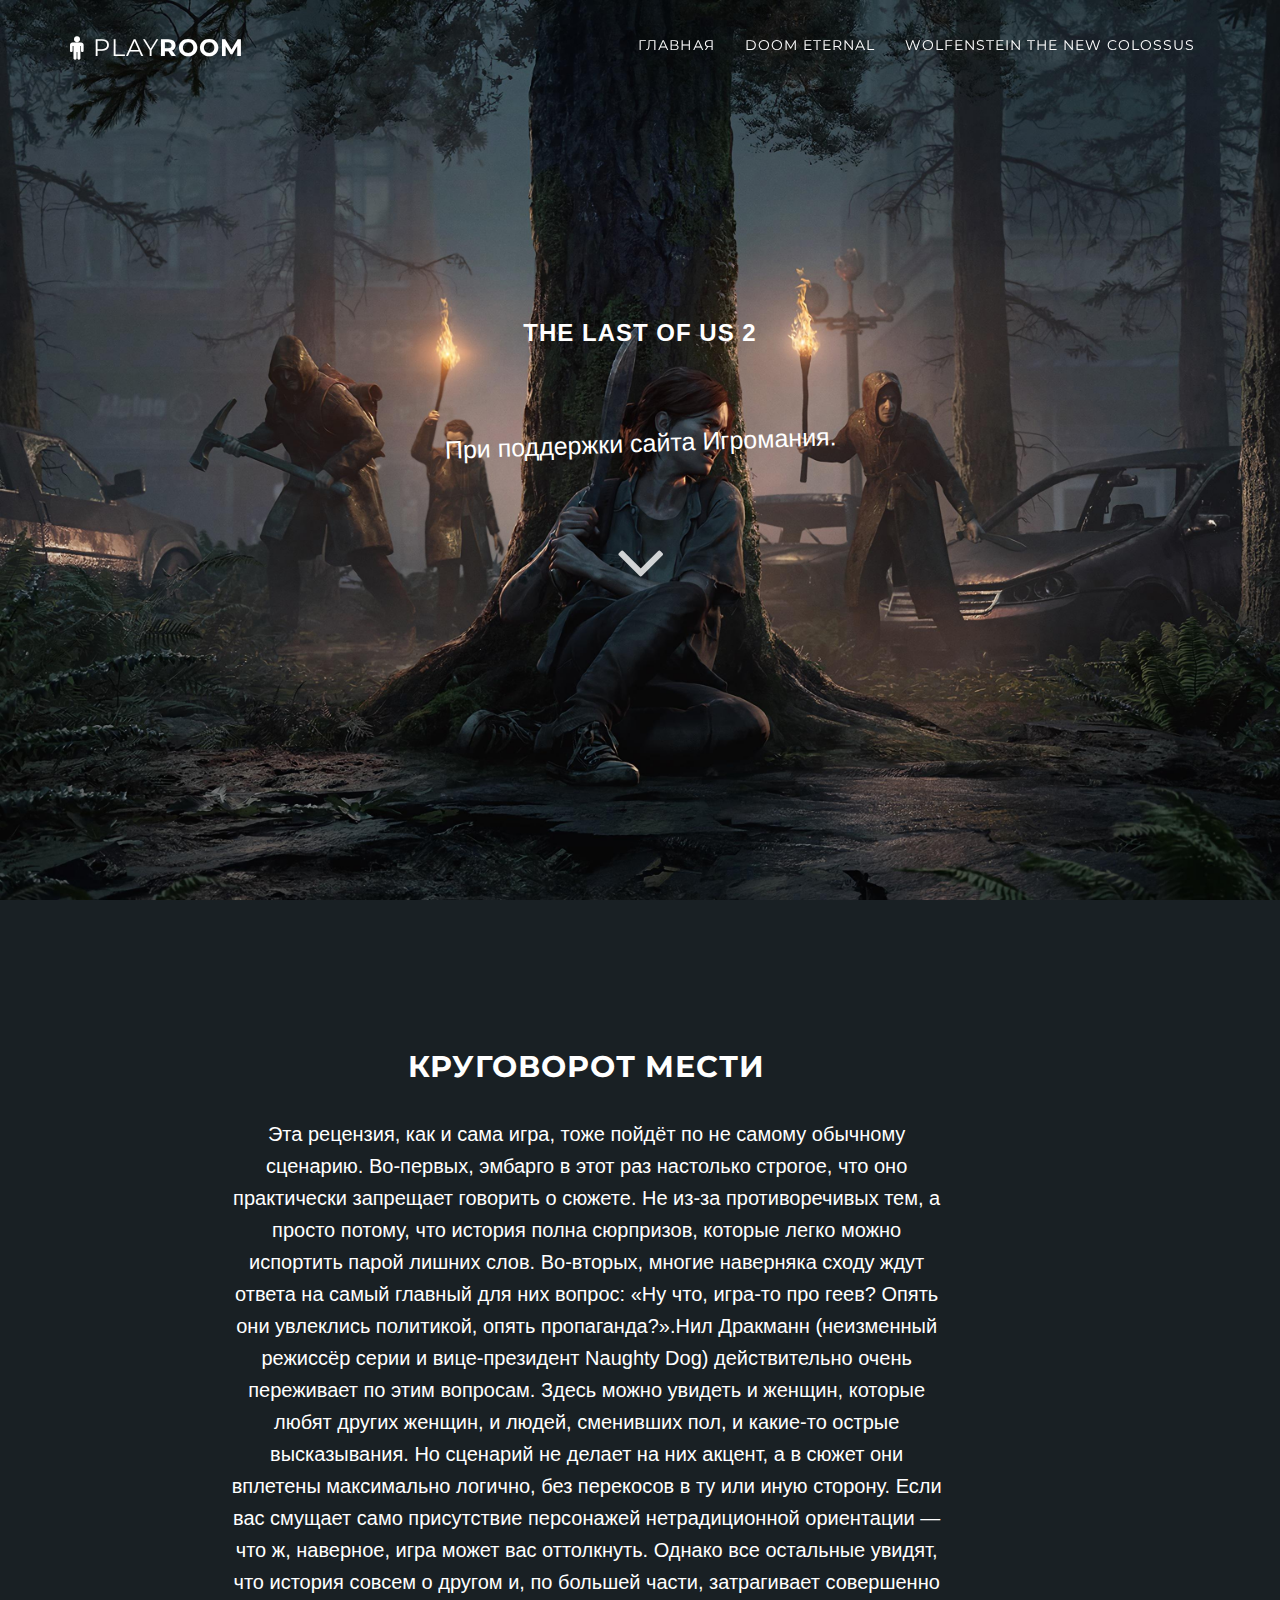
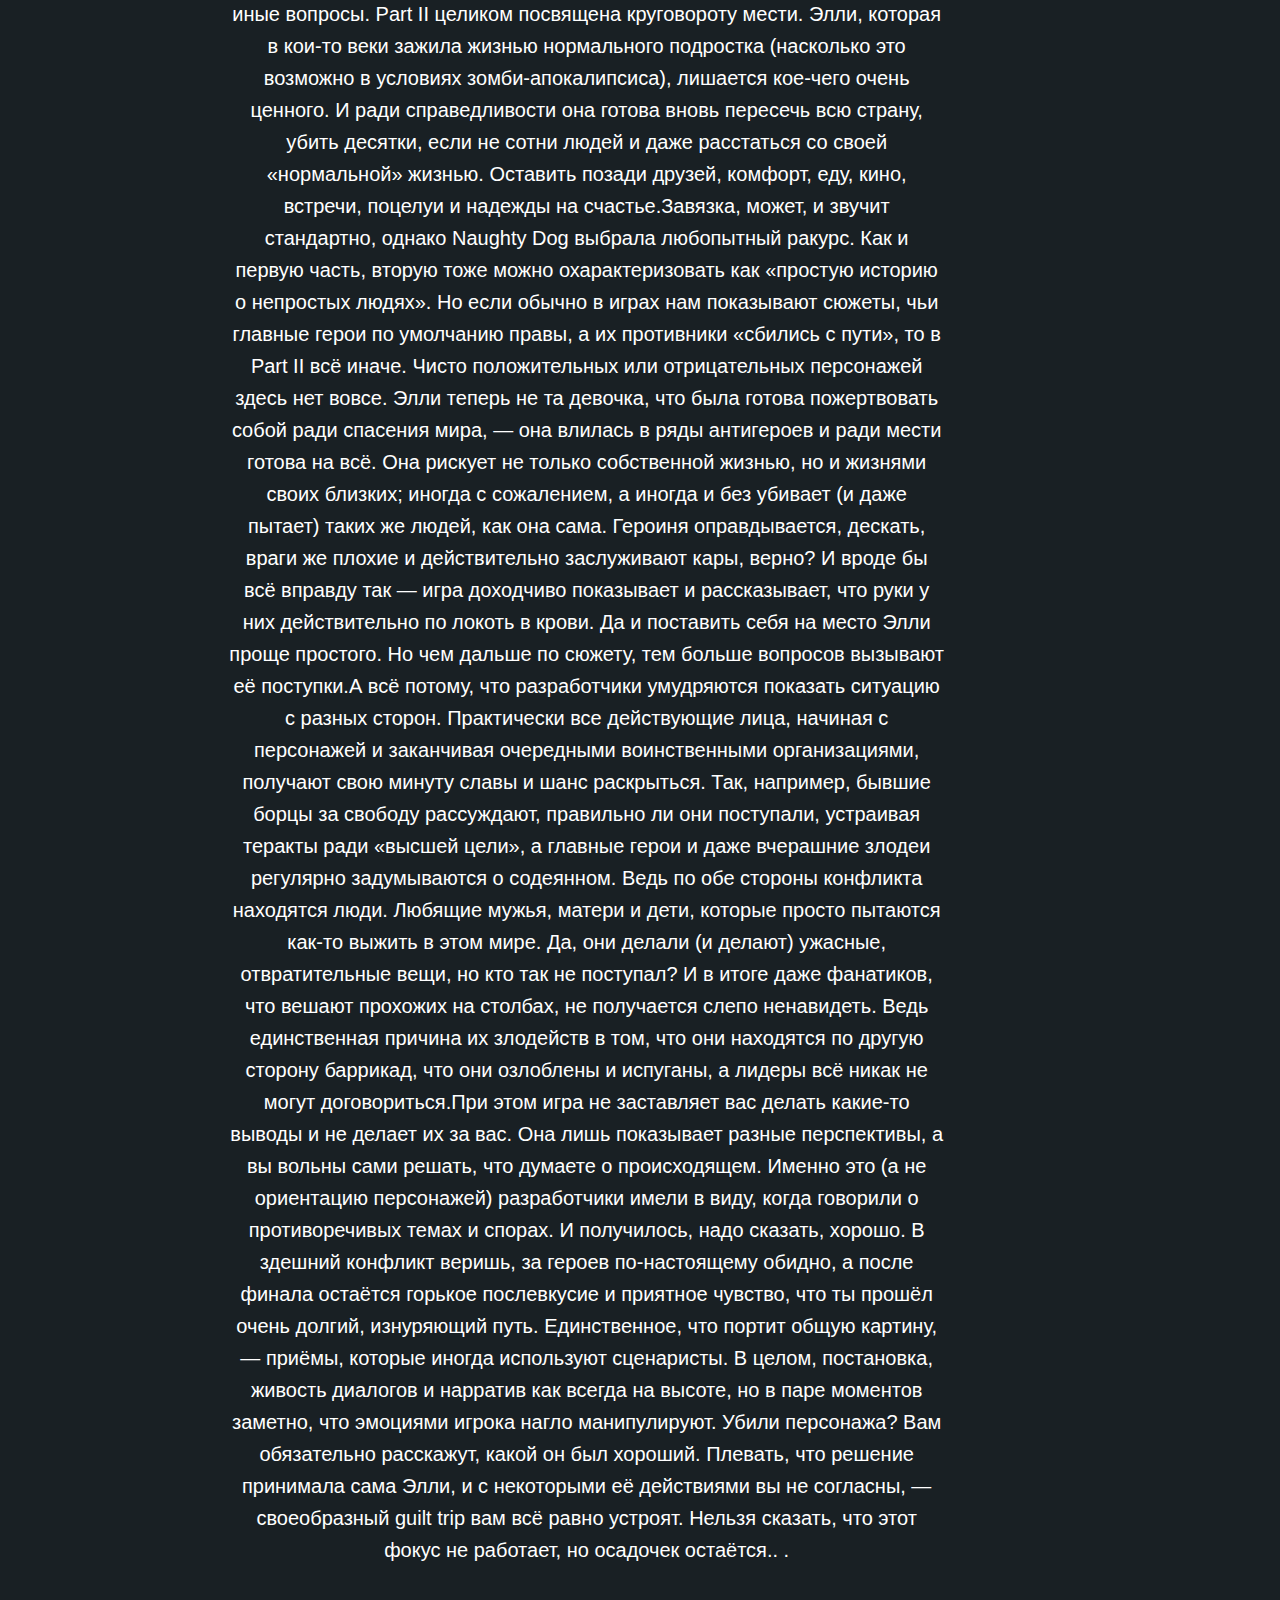
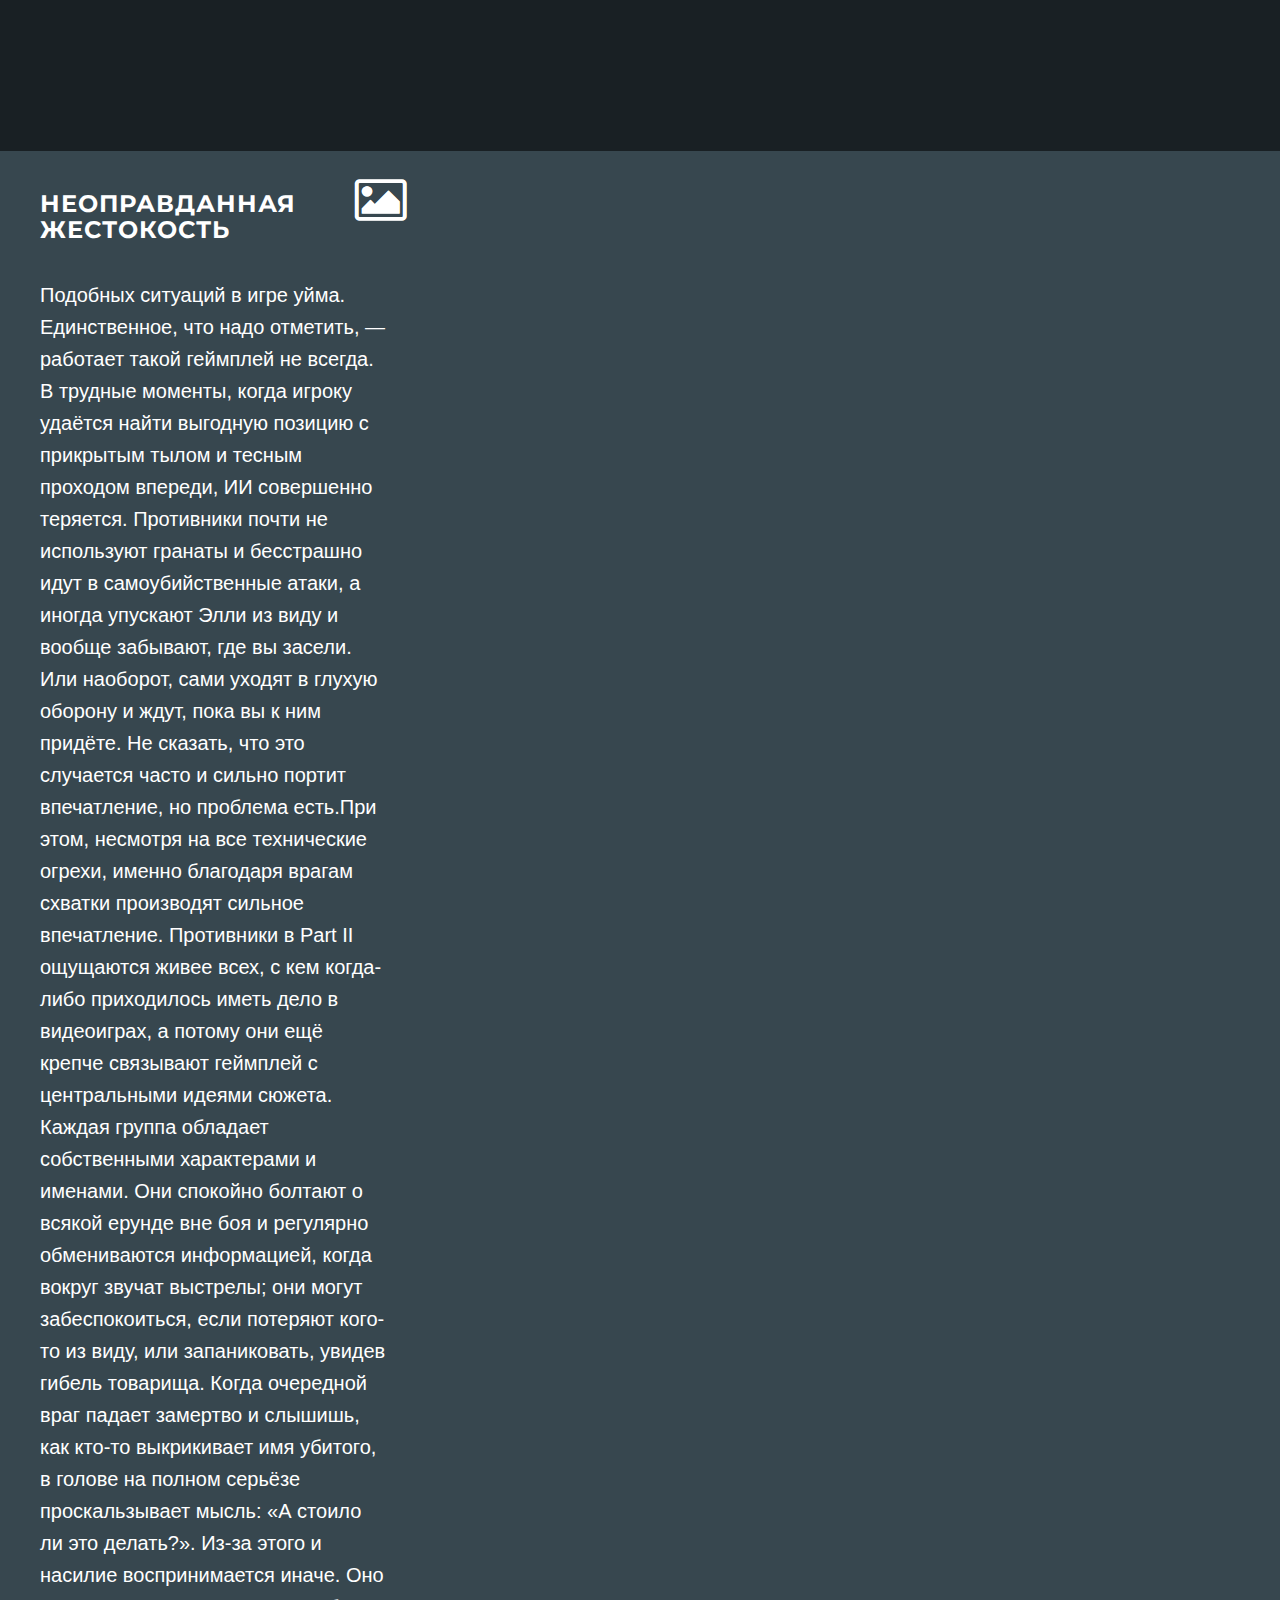
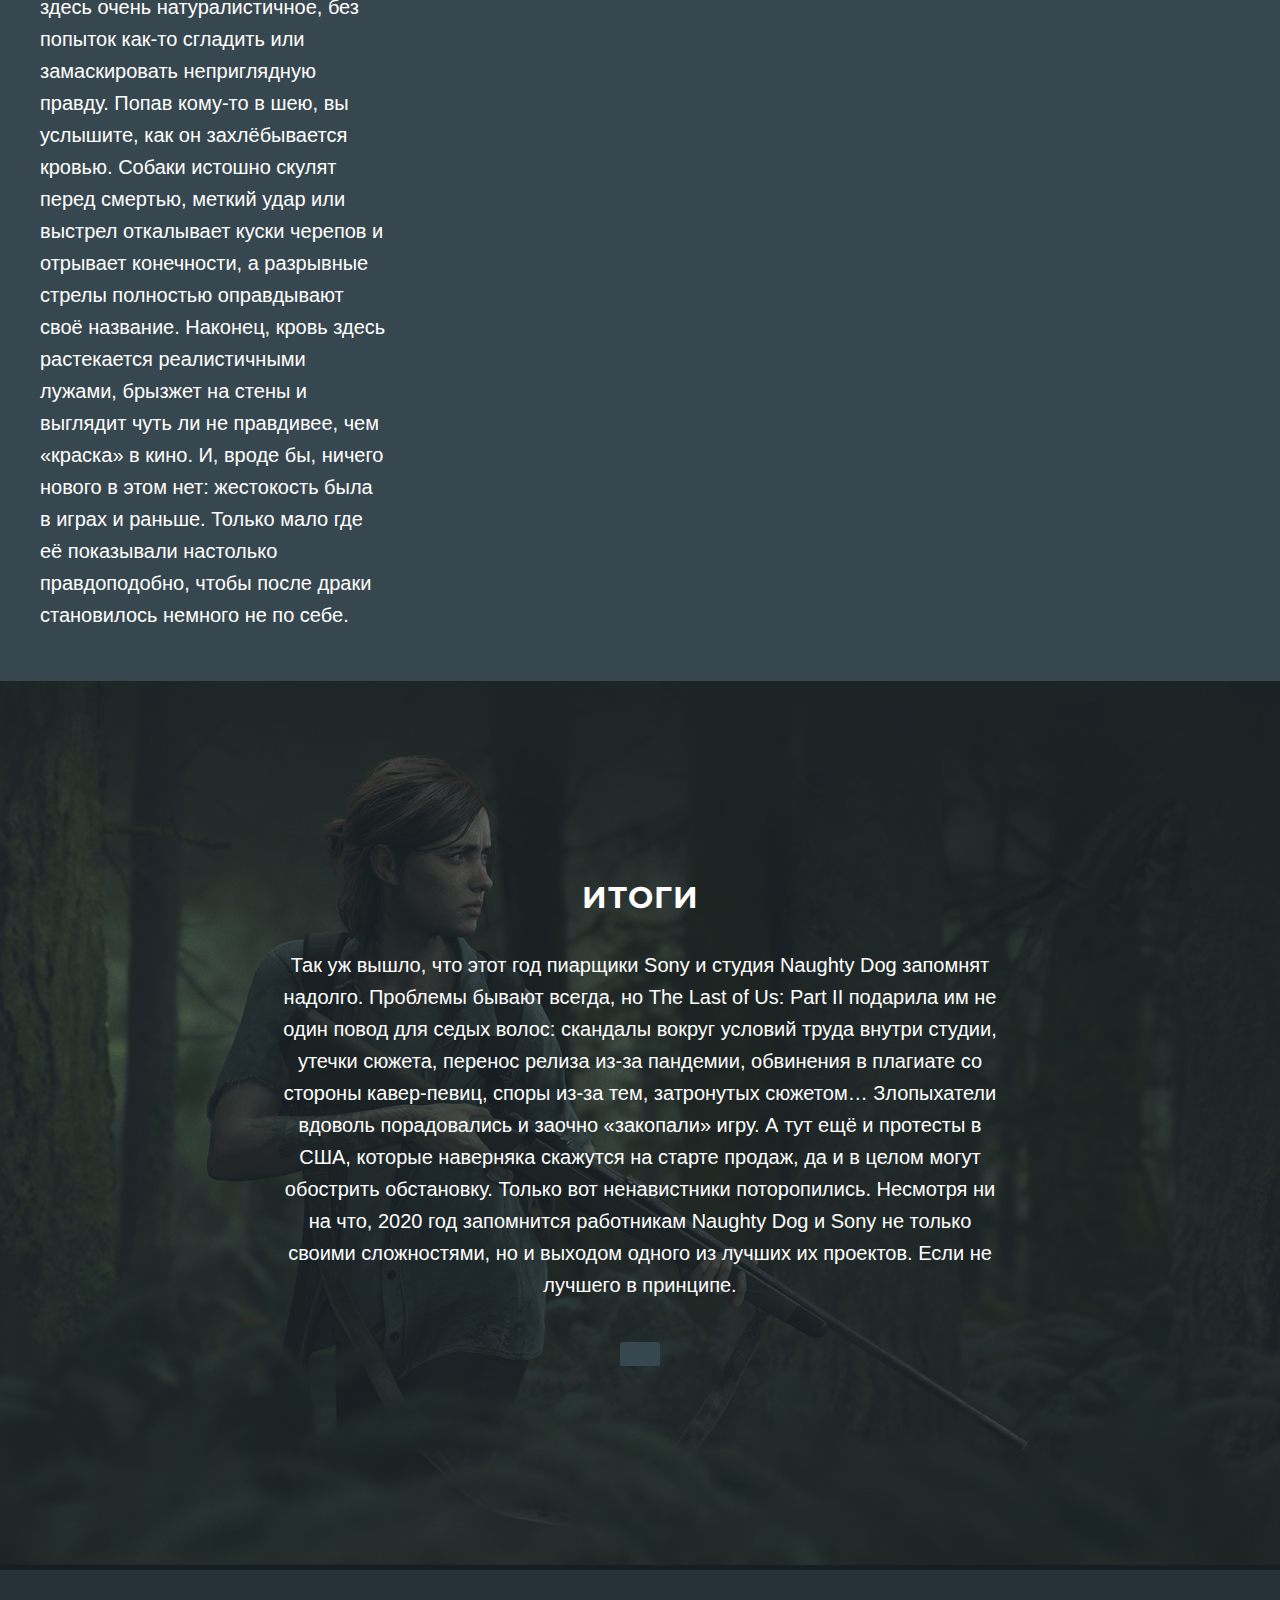
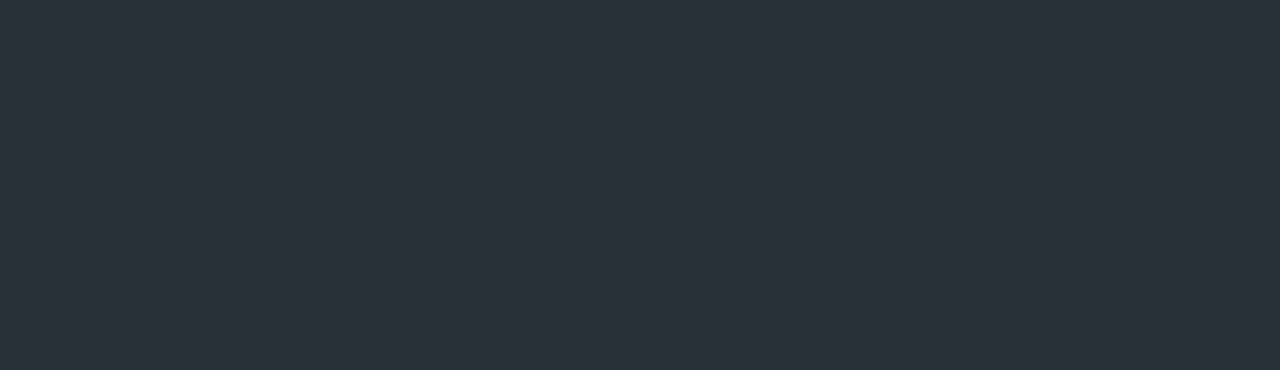
<file: kon3.html>
<!doctype html>
<html lang="en">
<head>
    <meta charset="utf-8">
    <meta http-equiv="X-UA-Compatible" content="IE=edge">
    <meta name="viewport" content="width=device-width, initial-scale=1">
    <meta name="description" content="">
    <meta name="author" content="">

    <title>Play room</title>

    <!-- Bootstrap Core CSS -->
    <link href="css/bootstrap.min.css" rel="stylesheet">

    <!-- Custom CSS -->
    <link href="css/basicelement4.css" rel="stylesheet">

    <!-- Custom Fonts -->
    <link rel="stylesheet" href="//maxcdn.bootstrapcdn.com/font-awesome/4.3.0/css/font-awesome.min.css">
    <link href="http://fonts.googleapis.com/css?family=Montserrat:400,700" rel="stylesheet" type="text/css">

    <!-- HTML5 Shim and Respond.js IE8 support of HTML5 elements and media queries -->
    <!-- WARNING: Respond.js doesn't work if you view the page via file:// -->
    <!--[if lt IE 9]>
    <script src="https://oss.maxcdn.com/libs/html5shiv/3.7.0/html5shiv.js"></script>
    <script src="https://oss.maxcdn.com/libs/respond.js/1.4.2/respond.min.js"></script>
    <![endif]-->

</head>

<body data-spy="scroll" data-target=".navbar">

<!-- Navigation -->
<nav class="navbar navbar-custom navbar-fixed-top" role="navigation">
    <div class="container">
        <div class="navbar-header nav">
            <button type="button" class="navbar-toggle" data-toggle="collapse" data-target=".navbar-main-collapse">
                <i class="fa fa-lg fa-bars"></i>
            </button>
            <a class="navbar-brand page-scroll" href="#intro">
                <i class="fa fa-male"></i>  <span class="light">Play</span>Room
            </a>
        </div>

        <!-- Collect the nav links, forms, and other content for toggling -->
        <div class="collapse navbar-collapse navbar-right navbar-main-collapse">
            <ul class="nav navbar-nav">
                <!-- Hidden li included to remove active class from about link when scrolled up past about section
                <li class="hidden">
                    <a href="#page-top"></a>
                </li> -->
                <li>
                    <a class="page-scroll"  href="index.html">Главная</a>
                </li>
                <li>
                    <a class="page-scroll" href="kon.html">Doom Eternal</a>
                </li>
                <li>
                    <a class="page-scroll" href="kon2.html">Wolfenstein the new colossus</a>
                </li>
            </ul>
        </div>
        <!-- /.navbar-collapse -->
    </div>
    <!-- /.container -->
</nav>

<!-- Intro Header -->
<header class="intro" id="intro">
    <div class="intro-body">
        <div class="container">
            <div class="row">
                <div class="col-md-8 col-md-offset-2">
                    <h1 class="brand-heading">
 <h1><font size = "5" color = "white" face = "Arial">The last of us 2</h1>
                    <p class="intro-text"><br>При поддержки сайта Игромания. 
					<a href="ind.html"></a></p>
					<p class="nav"><a href="#about" class=" btn btn-down page-scroll"><i class="fa fa-angle-down animated"></i></a></p>
                </div>
            </div>
        </div>
    </div>
</header>

<!-- About Section -->
<section id="about" class="container-fluid content-section">
    <!-- 3 Section -->
    <section class="container-fluid content-section about text-center">
        <div class="col-lg-7 col-lg-offset-2">
            <h2>Круговорот мести</h2>
            <p>Эта рецензия, как и сама игра, тоже пойдёт по не самому обычному сценарию. Во-первых, эмбарго в этот раз настолько строгое, что оно практически запрещает говорить о сюжете. Не из-за противоречивых тем, а просто потому, что история полна сюрпризов, которые легко можно испортить парой лишних слов. Во-вторых, многие наверняка сходу ждут ответа на самый главный для них вопрос: «Ну что, игра-то про геев? Опять они увлеклись политикой, опять пропаганда?».Нил Дракманн (неизменный режиссёр серии и вице-президент Naughty Dog) действительно очень переживает по этим вопросам. Здесь можно увидеть и женщин, которые любят других женщин, и людей, сменивших пол, и какие-то острые высказывания. Но сценарий не делает на них акцент, а в сюжет они вплетены максимально логично, без перекосов в ту или иную сторону. Если вас смущает само присутствие персонажей нетрадиционной ориентации — что ж, наверное, игра может вас оттолкнуть. Однако все остальные увидят, что история совсем о другом и, по большей части, затрагивает совершенно иные вопросы.
Part II целиком посвящена круговороту мести. Элли, которая в кои-то веки зажила жизнью нормального подростка (насколько это возможно в условиях зомби-апокалипсиса), лишается кое-чего очень ценного. И ради справедливости она готова вновь пересечь всю страну, убить десятки, если не сотни людей и даже расстаться со своей «нормальной» жизнью. Оставить позади друзей, комфорт, еду, кино, встречи, поцелуи и надежды на счастье.Завязка, может, и звучит стандартно, однако Naughty Dog выбрала любопытный ракурс. Как и первую часть, вторую тоже можно охарактеризовать как «простую историю о непростых людях». Но если обычно в играх нам показывают сюжеты, чьи главные герои по умолчанию правы, а их противники «сбились с пути», то в Part II всё иначе. Чисто положительных или отрицательных персонажей здесь нет вовсе.
Элли теперь не та девочка, что была готова пожертвовать собой ради спасения мира, — она влилась в ряды антигероев и ради мести готова на всё. Она рискует не только собственной жизнью, но и жизнями своих близких; иногда с сожалением, а иногда и без убивает (и даже пытает) таких же людей, как она сама. Героиня оправдывается, дескать, враги же плохие и действительно заслуживают кары, верно? И вроде бы всё вправду так — игра доходчиво показывает и рассказывает, что руки у них действительно по локоть в крови. Да и поставить себя на место Элли проще простого. Но чем дальше по сюжету, тем больше вопросов вызывают её поступки.А всё потому, что разработчики умудряются показать ситуацию с разных сторон. Практически все действующие лица, начиная с персонажей и заканчивая очередными воинственными организациями, получают свою минуту славы и шанс раскрыться. Так, например, бывшие борцы за свободу рассуждают, правильно ли они поступали, устраивая теракты ради «высшей цели», а главные герои и даже вчерашние злодеи регулярно задумываются о содеянном. Ведь по обе стороны конфликта находятся люди. Любящие мужья, матери и дети, которые просто пытаются как-то выжить в этом мире. Да, они делали (и делают) ужасные, отвратительные вещи, но кто так не поступал? И в итоге даже фанатиков, что вешают прохожих на столбах, не получается слепо ненавидеть. Ведь единственная причина их злодейств в том, что они находятся по другую сторону баррикад, что они озлоблены и испуганы, а лидеры всё никак не могут договориться.При этом игра не заставляет вас делать какие-то выводы и не делает их за вас. Она лишь показывает разные перспективы, а вы вольны сами решать, что думаете о происходящем. Именно это (а не ориентацию персонажей) разработчики имели в виду, когда говорили о противоречивых темах и спорах. И получилось, надо сказать, хорошо. В здешний конфликт веришь, за героев по-настоящему обидно, а после финала остаётся горькое послевкусие и приятное чувство, что ты прошёл очень долгий, изнуряющий путь.
Единственное, что портит общую картину, — приёмы, которые иногда используют сценаристы. В целом, постановка, живость диалогов и нарратив как всегда на высоте, но в паре моментов заметно, что эмоциями игрока нагло манипулируют. Убили персонажа? Вам обязательно расскажут, какой он был хороший. Плевать, что решение принимала сама Элли, и с некоторыми её действиями вы не согласны, — своеобразный guilt trip вам всё равно устроят. Нельзя сказать, что этот фокус не работает, но осадочек остаётся.. <a href="http://codedesign.elkind.net/themes/basicelement/"></a>.<a class="page-scroll" href="#contact"></a>  </p>
        </div>
    </section>

    <div class="col-md-4 col-gray2">
        <h3><i class="fa fa-picture-o fa-2x" style="position:absolute; top:25px; right:20px;"></i>Неоправданная жестокость</h3>
        <p>Подобных ситуаций в игре уйма. Единственное, что надо отметить, — работает такой геймплей не всегда. В трудные моменты, когда игроку удаётся найти выгодную позицию с прикрытым тылом и тесным проходом впереди, ИИ совершенно теряется. Противники почти не используют гранаты и бесстрашно идут в самоубийственные атаки, а иногда упускают Элли из виду и вообще забывают, где вы засели. Или наоборот, сами уходят в глухую оборону и ждут, пока вы к ним придёте. Не сказать, что это случается часто и сильно портит впечатление, но проблема есть.При этом, несмотря на все технические огрехи, именно благодаря врагам схватки производят сильное впечатление. Противники в Part II ощущаются живее всех, с кем когда-либо приходилось иметь дело в видеоиграх, а потому они ещё крепче связывают геймплей с центральными идеями сюжета. Каждая группа обладает собственными характерами и именами. Они спокойно болтают о всякой ерунде вне боя и регулярно обмениваются информацией, когда вокруг звучат выстрелы; они могут забеспокоиться, если потеряют кого-то из виду, или запаниковать, увидев гибель товарища. Когда очередной враг падает замертво и слышишь, как кто-то выкрикивает имя убитого, в голове на полном серьёзе проскальзывает мысль: «А стоило ли это делать?».
Из-за этого и насилие воспринимается иначе. Оно здесь очень натуралистичное, без попыток как-то сгладить или замаскировать неприглядную правду. Попав кому-то в шею, вы услышите, как он захлёбывается кровью. Собаки истошно скулят перед смертью, меткий удар или выстрел откалывает куски черепов и отрывает конечности, а разрывные стрелы полностью оправдывают своё название. Наконец, кровь здесь растекается реалистичными лужами, брызжет на стены и выглядит чуть ли не правдивее, чем «краска» в кино. И, вроде бы, ничего нового в этом нет: жестокость была в играх и раньше. Только мало где её показывали настолько правдоподобно, чтобы после драки становилось немного не по себе.</p>
 <a href="http://gratisography.com/"></a>
		<h3><i class="fa fa-picture-o fa-2x" style="position:absolute; top:25px; right:20px;"></i></h3>
        <p> <a href="http://codedesign.elkind.net/themes/basicelement/"></a></p>
    </div>
</section>

<!-- Download Section -->
<section id="download" class="content-section text-center">
    <div class="overlay">
        <div class="download-section">

            <div class="container">
                <div class="col-lg-8 col-lg-offset-2">
                    <h2>Итоги </h2>
                    <p> <a href="http://codedesign.elkind.net/themes/basicelement/ "></a>Так уж вышло, что этот год пиарщики Sony и студия Naughty Dog запомнят надолго. Проблемы бывают всегда, но The Last of Us: Part II подарила им не один повод для седых волос: скандалы вокруг условий труда внутри студии, утечки сюжета, перенос релиза из-за пандемии, обвинения в плагиате со стороны кавер-певиц, споры из-за тем, затронутых сюжетом… Злопыхатели вдоволь порадовались и заочно «закопали» игру. А тут ещё и протесты в США, которые наверняка скажутся на старте продаж, да и в целом могут обострить обстановку.
Только вот ненавистники поторопились. Несмотря ни на что, 2020 год запомнится работникам Naughty Dog и Sony не только своими сложностями, но и выходом одного из лучших их проектов. Если не лучшего в принципе.</p>
                    <a href="http://codedesign.elkind.net/blog/basicelement/" class="btn btn-default btn-lg"></a>
                </div>
            </div>

        </div>
    </div>
</section>



<!-- Map Section -->
<div id="map"></div>


</body>
</html>
</file>
<file: css/basicelement.css>
/*!
 * CodeDesign - Basic Element Bootstrap Theme (http://codedesign.elkind.net)
 * Code licensed under the Apache License v2.0.
 * For details, see http://www.apache.org/licenses/LICENSE-2.0.
 */


body {
    width: 100%;
    height: 100%;
    font-family: Montserrat,"Helvetica Neue",Helvetica,Arial,sans-serif;
    color: #fff;
    background-color: #263238;
}

body > .wrapper { 
	min-height:100%; padding:40px 0; 
}

html {
    width: 100%;
    height: 100%;
}

h1,
h2,
h3,
h4,
h5,
h6 {
    margin: 0 0 35px;
    text-transform: uppercase;
    font-family: Montserrat,"Helvetica Neue",Helvetica,Arial,sans-serif;
    font-weight: 700;
    letter-spacing: 1px;
}

p {
    margin: 0 0 25px;
    font-size: 18px;
    line-height: 1.5;
}

@media(min-width:767px) {
    p {
        margin: 0 0 35px;
        font-size: 20px;
        line-height: 1.6;
    }
}

a {
    color: #A2CBF4;
    -webkit-transition: all .2s ease-in-out;
    -moz-transition: all .2s ease-in-out;
    transition: all .2s ease-in-out;
}

a:hover,
a:focus {
    text-decoration: none;
    color: #C4CCD5;
}

.light {
    font-weight: 400;
}

.navbar-custom {
    margin-bottom: 0;
    border-bottom: 1px solid rgba(255,255,255,.3);
    text-transform: uppercase;
    font-family: Montserrat,"Helvetica Neue",Helvetica,Arial,sans-serif;
    background-color: #263238;
}

.navbar-custom .navbar-brand {
    font-weight: 700;
    font-size: 24px;
    line-height: 24px;
}

.navbar-custom .navbar-brand:focus {
    outline: 0;
}

.navbar-custom .navbar-brand .navbar-toggle {
    padding: 4px 6px;
    font-size: 16px;
    color: #fff;
}

.navbar-custom .navbar-brand .navbar-toggle:focus,
.navbar-custom .navbar-brand .navbar-toggle:active {
    outline: 0;
}

.navbar-custom a {
    color: #fff;
}

.navbar-custom .nav li.active {
    outline: none;
    background-color: rgba(255,255,255,.3);
}

.navbar-custom .nav li a {
    -webkit-transition: background .3s ease-in-out;
    -moz-transition: background .3s ease-in-out;
    transition: background .3s ease-in-out;
}

.navbar-custom .nav li a:hover,
.navbar-custom .nav li a:focus,
.navbar-custom .nav li a.active {
    outline: 0;
    background-color: rgba(255,255,255,.3);
}

@media(min-width:767px) {
    .navbar {
        padding: 20px 0;
        border-bottom: 0;
        letter-spacing: 1px;
        background: 0 0;
        -webkit-transition: background .5s ease-in-out,padding .5s ease-in-out;
        -moz-transition: background .5s ease-in-out,padding .5s ease-in-out;
        transition: background .5s ease-in-out,padding .5s ease-in-out;
    }

    .top-nav-collapse {
        padding: 0;
        background-color: rgba(38, 50, 56, 0.95);
    }
}

.intro {
    display: table;
    width: 100%;
    height: auto;
    padding: 100px 0;
    text-align: center;
    color: #fff;
    background: url(../img/intro-bg.jpg) no-repeat bottom center scroll;
    background-color: #263238;
    -webkit-background-size: cover;
    -moz-background-size: cover;
    background-size: cover;
    -o-background-size: cover;
}

.intro .intro-body {
    display: table-cell;
    vertical-align: middle;
}

.intro .intro-body .brand-heading {
    font-size: 40px;
}

.intro .intro-body .intro-text {
    font-size: 18px;
}

@media(min-width:767px) {
    .intro {
        height: 100%;
        padding: 0;
    }

    .intro .intro-body .brand-heading {
        font-size: 60px;
        transform: rotate(-2deg);
        -ms-transform: rotate(-2deg);
        -moz-transform: rotate(-2deg);
        -webkit-transform: rotate(-2deg);
        -o-transform: rotate(-2deg);
    }

    .intro .intro-body .intro-text {
        font-size: 25px;
        transform: rotate(-2deg);
        -ms-transform: rotate(-2deg);
        -moz-transform: rotate(-2deg);
        -webkit-transform: rotate(-2deg);
        -o-transform: rotate(-2deg);
    }
}

.btn-down {
    font-size: 80px;
    color: #fff;
    opacity:0.8;
}

.btn-down:hover,
.btn-down:focus {
    outline: 0;
    color: #fff;
}

.btn-down i.animated {
    -webkit-transition-property: -webkit-transform;
    -webkit-transition-duration: 1s;
    -moz-transition-property: -moz-transform;
    -moz-transition-duration: 1s;
}

.btn-down:hover i.animated {
    -webkit-animation-name: pulse;
    -moz-animation-name: pulse;
    -webkit-animation-duration: 1.5s;
    -moz-animation-duration: 1.5s;
    -webkit-animation-iteration-count: infinite;
    -moz-animation-iteration-count: infinite;
    -webkit-animation-timing-function: linear;
    -moz-animation-timing-function: linear;
}



@-webkit-keyframes pulse {
0 {
    -webkit-transform: scale(1);
    transform: scale(1);
}

50% {
    -webkit-transform: scale(1.2);
    transform: scale(1.2);
}

100% {
    -webkit-transform: scale(1);
    transform: scale(1);
}
}

@-moz-keyframes pulse {
0 {
    -moz-transform: scale(1);
    transform: scale(1);
}

50% {
    -moz-transform: scale(1.2);
    transform: scale(1.2);
}

100% {
    -moz-transform: scale(1);
    transform: scale(1);
}
}


#about.content-section  {
    padding: 0;
    background:#37474F;
}

.content-section .about  {
    background:#192024;
}


.content-section {
    padding: 100px 0;
}

.col-gray {
    background:#263238;
}

.col-gray, .col-gray2 {
    padding:40px 40px 15px;
}

.col-gray h3, .col-gray2 h3{
    padding-right: 45px;
}

#download {
    background: url(../img/downloads-bg.jpg) no-repeat center center scroll;
    background-color: #000;
    -webkit-background-size: cover;
    -moz-background-size: cover;
    background-size: cover;
    -o-background-size: cover;
}

.download-section {
    width: 100%;
    color: #fff;
    padding:100px 0;
}

#download .overlay {
    background-color: rgba(38, 50, 56, 0.6);
}

#download.content-section  {
    padding: 0;
}

#map {
    width: 100%;
    height: 200px;
}

@media(min-width:767px) {
    .content-section {
        padding: 150px 0;
    }

    .download-section {
        padding: 200px 0;
    }

    #map {
        height: 400px;
    }
}

.btn {
    text-transform: uppercase;
    font-family: Montserrat,"Helvetica Neue",Helvetica,Arial,sans-serif;
    font-weight: 400;
    -webkit-transition: all .3s ease-in-out;
    -moz-transition: all .3s ease-in-out;
    transition: all .3s ease-in-out;
}

.btn-default {
    border: 0;
    color: #fff;
    background-color:#37474F;
    border-radius:2px;
    padding:12px 20px;
}

.btn-default:hover,
.btn-default:focus {
    border: 0px;
    outline: 0;
    color: #fff;
    background-color: #789;
}

ul.banner-social-buttons {
    margin-top: 0;
}

ul.banner-social-buttons li {
    margin-bottom: 20px;

}

@media(max-width:1199px) {
    ul.banner-social-buttons {
        margin-top: 15px;
    }
}

@media(max-width:767px) {
    ul.banner-social-buttons li {
        padding: 0 5px;
    }

    ul.banner-social-buttons li:last-child {
        margin-bottom: 0;

    }
}

footer {
    padding: 50px 0;
}

footer p {
    margin: 0;
}

::-moz-selection {
    text-shadow: none;
    background: #fcfcfc;
    background: rgba(255,255,255,.2);
}

::selection {
    text-shadow: none;
    background: #fcfcfc;
    background: rgba(255,255,255,.2);
}

img::selection {
    background: 0 0;
}

img::-moz-selection {
    background: 0 0;
}

body {
    webkit-tap-highlight-color: rgba(255,255,255,.2);
}
</file>
<file: css/basicelement2.css>
/*!
 * CodeDesign - Basic Element Bootstrap Theme (http://codedesign.elkind.net)
 * Code licensed under the Apache License v2.0.
 * For details, see http://www.apache.org/licenses/LICENSE-2.0.
 */


body {
    width: 100%;
    height: 100%;
    font-family: Montserrat,"Helvetica Neue",Helvetica,Arial,sans-serif;
    color: #fff;
    background-color: #263238;
}

body > .wrapper { 
	min-height:100%; padding:40px 0; 
}

html {
    width: 100%;
    height: 100%;
}

h1,
h2,
h3,
h4,
h5,
h6 {
    margin: 0 0 35px;
    text-transform: uppercase;
    font-family: Montserrat,"Helvetica Neue",Helvetica,Arial,sans-serif;
    font-weight: 700;
    letter-spacing: 1px;
}

p {
    margin: 0 0 25px;
    font-size: 18px;
    line-height: 1.5;
}

@media(min-width:767px) {
    p {
        margin: 0 0 35px;
        font-size: 20px;
        line-height: 1.6;
    }
}

a {
    color: #A2CBF4;
    -webkit-transition: all .2s ease-in-out;
    -moz-transition: all .2s ease-in-out;
    transition: all .2s ease-in-out;
}

a:hover,
a:focus {
    text-decoration: none;
    color: #C4CCD5;
}

.light {
    font-weight: 400;
}

.navbar-custom {
    margin-bottom: 0;
    border-bottom: 1px solid rgba(255,255,255,.3);
    text-transform: uppercase;
    font-family: Montserrat,"Helvetica Neue",Helvetica,Arial,sans-serif;
    background-color: #263238;
}

.navbar-custom .navbar-brand {
    font-weight: 700;
    font-size: 24px;
    line-height: 24px;
}

.navbar-custom .navbar-brand:focus {
    outline: 0;
}

.navbar-custom .navbar-brand .navbar-toggle {
    padding: 4px 6px;
    font-size: 16px;
    color: #fff;
}

.navbar-custom .navbar-brand .navbar-toggle:focus,
.navbar-custom .navbar-brand .navbar-toggle:active {
    outline: 0;
}

.navbar-custom a {
    color: #fff;
}

.navbar-custom .nav li.active {
    outline: none;
    background-color: rgba(255,255,255,.3);
}

.navbar-custom .nav li a {
    -webkit-transition: background .3s ease-in-out;
    -moz-transition: background .3s ease-in-out;
    transition: background .3s ease-in-out;
}

.navbar-custom .nav li a:hover,
.navbar-custom .nav li a:focus,
.navbar-custom .nav li a.active {
    outline: 0;
    background-color: rgba(255,255,255,.3);
}

@media(min-width:767px) {
    .navbar {
        padding: 20px 0;
        border-bottom: 0;
        letter-spacing: 1px;
        background: 0 0;
        -webkit-transition: background .5s ease-in-out,padding .5s ease-in-out;
        -moz-transition: background .5s ease-in-out,padding .5s ease-in-out;
        transition: background .5s ease-in-out,padding .5s ease-in-out;
    }

    .top-nav-collapse {
        padding: 0;
        background-color: rgba(38, 50, 56, 0.95);
    }
}

.intro {
    display: table;
    width: 100%;
    height: auto;
    padding: 100px 0;
    text-align: center;
    color: #fff;
    background: url(../img/item.jpg) no-repeat bottom center scroll;
    background-color: #263238;
    -webkit-background-size: cover;
    -moz-background-size: cover;
    background-size: cover;
    -o-background-size: cover;
}

.intro .intro-body {
    display: table-cell;
    vertical-align: middle;
}

.intro .intro-body .brand-heading {
    font-size: 40px;
}

.intro .intro-body .intro-text {
    font-size: 18px;
}

@media(min-width:767px) {
    .intro {
        height: 100%;
        padding: 0;
    }

    .intro .intro-body .brand-heading {
        font-size: 60px;
        transform: rotate(-2deg);
        -ms-transform: rotate(-2deg);
        -moz-transform: rotate(-2deg);
        -webkit-transform: rotate(-2deg);
        -o-transform: rotate(-2deg);
    }

    .intro .intro-body .intro-text {
        font-size: 25px;
        transform: rotate(-2deg);
        -ms-transform: rotate(-2deg);
        -moz-transform: rotate(-2deg);
        -webkit-transform: rotate(-2deg);
        -o-transform: rotate(-2deg);
    }
}

.btn-down {
    font-size: 80px;
    color: #fff;
    opacity:0.8;
}

.btn-down:hover,
.btn-down:focus {
    outline: 0;
    color: #fff;
}

.btn-down i.animated {
    -webkit-transition-property: -webkit-transform;
    -webkit-transition-duration: 1s;
    -moz-transition-property: -moz-transform;
    -moz-transition-duration: 1s;
}

.btn-down:hover i.animated {
    -webkit-animation-name: pulse;
    -moz-animation-name: pulse;
    -webkit-animation-duration: 1.5s;
    -moz-animation-duration: 1.5s;
    -webkit-animation-iteration-count: infinite;
    -moz-animation-iteration-count: infinite;
    -webkit-animation-timing-function: linear;
    -moz-animation-timing-function: linear;
}



@-webkit-keyframes pulse {
0 {
    -webkit-transform: scale(1);
    transform: scale(1);
}

50% {
    -webkit-transform: scale(1.2);
    transform: scale(1.2);
}

100% {
    -webkit-transform: scale(1);
    transform: scale(1);
}
}

@-moz-keyframes pulse {
0 {
    -moz-transform: scale(1);
    transform: scale(1);
}

50% {
    -moz-transform: scale(1.2);
    transform: scale(1.2);
}

100% {
    -moz-transform: scale(1);
    transform: scale(1);
}
}


#about.content-section  {
    padding: 0;
    background:#37474F;
}

.content-section .about  {
    background:#192024;
}


.content-section {
    padding: 100px 0;
}

.col-gray {
    background:#263238;
}

.col-gray, .col-gray2 {
    padding:40px 40px 15px;
}

.col-gray h3, .col-gray2 h3{
    padding-right: 45px;
}

#download {
    background: url(../img/itemb.jpg) no-repeat center center scroll;
    background-color: #000;
    -webkit-background-size: cover;
    -moz-background-size: cover;
    background-size: cover;
    -o-background-size: cover;
}

.download-section {
    width: 100%;
    color: #fff;
    padding:100px 0;
}

#download .overlay {
    background-color: rgba(38, 50, 56, 0.6);
}

#download.content-section  {
    padding: 0;
}

#map {
    width: 100%;
    height: 200px;
}

@media(min-width:767px) {
    .content-section {
        padding: 150px 0;
    }

    .download-section {
        padding: 200px 0;
    }

    #map {
        height: 400px;
    }
}

.btn {
    text-transform: uppercase;
    font-family: Montserrat,"Helvetica Neue",Helvetica,Arial,sans-serif;
    font-weight: 400;
    -webkit-transition: all .3s ease-in-out;
    -moz-transition: all .3s ease-in-out;
    transition: all .3s ease-in-out;
}

.btn-default {
    border: 0;
    color: #fff;
    background-color:#37474F;
    border-radius:2px;
    padding:12px 20px;
}

.btn-default:hover,
.btn-default:focus {
    border: 0px;
    outline: 0;
    color: #fff;
    background-color: #789;
}

ul.banner-social-buttons {
    margin-top: 0;
}

ul.banner-social-buttons li {
    margin-bottom: 20px;

}

@media(max-width:1199px) {
    ul.banner-social-buttons {
        margin-top: 15px;
    }
}

@media(max-width:767px) {
    ul.banner-social-buttons li {
        padding: 0 5px;
    }

    ul.banner-social-buttons li:last-child {
        margin-bottom: 0;

    }
}

footer {
    padding: 50px 0;
}

footer p {
    margin: 0;
}

::-moz-selection {
    text-shadow: none;
    background: #fcfcfc;
    background: rgba(255,255,255,.2);
}

::selection {
    text-shadow: none;
    background: #fcfcfc;
    background: rgba(255,255,255,.2);
}

img::selection {
    background: 0 0;
}

img::-moz-selection {
    background: 0 0;
}

body {
    webkit-tap-highlight-color: rgba(255,255,255,.2);
}
</file>
<file: css/basicelement3.css>
/*!
 * CodeDesign - Basic Element Bootstrap Theme (http://codedesign.elkind.net)
 * Code licensed under the Apache License v2.0.
 * For details, see http://www.apache.org/licenses/LICENSE-2.0.
 */


body {
    width: 100%;
    height: 100%;
    font-family: Montserrat,"Helvetica Neue",Helvetica,Arial,sans-serif;
    color: #fff;
    background-color: #263238;
}

body > .wrapper { 
	min-height:100%; padding:40px 0; 
}

html {
    width: 100%;
    height: 100%;
}

h1,
h2,
h3,
h4,
h5,
h6 {
    margin: 0 0 35px;
    text-transform: uppercase;
    font-family: Montserrat,"Helvetica Neue",Helvetica,Arial,sans-serif;
    font-weight: 700;
    letter-spacing: 1px;
}

p {
    margin: 0 0 25px;
    font-size: 18px;
    line-height: 1.5;
}

@media(min-width:767px) {
    p {
        margin: 0 0 35px;
        font-size: 20px;
        line-height: 1.6;
    }
}

a {
    color: #A2CBF4;
    -webkit-transition: all .2s ease-in-out;
    -moz-transition: all .2s ease-in-out;
    transition: all .2s ease-in-out;
}

a:hover,
a:focus {
    text-decoration: none;
    color: #C4CCD5;
}

.light {
    font-weight: 400;
}

.navbar-custom {
    margin-bottom: 0;
    border-bottom: 1px solid rgba(255,255,255,.3);
    text-transform: uppercase;
    font-family: Montserrat,"Helvetica Neue",Helvetica,Arial,sans-serif;
    background-color: #263238;
}

.navbar-custom .navbar-brand {
    font-weight: 700;
    font-size: 24px;
    line-height: 24px;
}

.navbar-custom .navbar-brand:focus {
    outline: 0;
}

.navbar-custom .navbar-brand .navbar-toggle {
    padding: 4px 6px;
    font-size: 16px;
    color: #fff;
}

.navbar-custom .navbar-brand .navbar-toggle:focus,
.navbar-custom .navbar-brand .navbar-toggle:active {
    outline: 0;
}

.navbar-custom a {
    color: #fff;
}

.navbar-custom .nav li.active {
    outline: none;
    background-color: rgba(255,255,255,.3);
}

.navbar-custom .nav li a {
    -webkit-transition: background .3s ease-in-out;
    -moz-transition: background .3s ease-in-out;
    transition: background .3s ease-in-out;
}

.navbar-custom .nav li a:hover,
.navbar-custom .nav li a:focus,
.navbar-custom .nav li a.active {
    outline: 0;
    background-color: rgba(255,255,255,.3);
}

@media(min-width:767px) {
    .navbar {
        padding: 20px 0;
        border-bottom: 0;
        letter-spacing: 1px;
        background: 0 0;
        -webkit-transition: background .5s ease-in-out,padding .5s ease-in-out;
        -moz-transition: background .5s ease-in-out,padding .5s ease-in-out;
        transition: background .5s ease-in-out,padding .5s ease-in-out;
    }

    .top-nav-collapse {
        padding: 0;
        background-color: rgba(38, 50, 56, 0.95);
    }
}

.intro {
    display: table;
    width: 100%;
    height: auto;
    padding: 100px 0;
    text-align: center;
    color: #fff;
    background: url(../img/itemp.jpg) no-repeat bottom center scroll;
    background-color: #263238;
    -webkit-background-size: cover;
    -moz-background-size: cover;
    background-size: cover;
    -o-background-size: cover;
}

.intro .intro-body {
    display: table-cell;
    vertical-align: middle;
}

.intro .intro-body .brand-heading {
    font-size: 40px;
}

.intro .intro-body .intro-text {
    font-size: 18px;
}

@media(min-width:767px) {
    .intro {
        height: 100%;
        padding: 0;
    }

    .intro .intro-body .brand-heading {
        font-size: 60px;
        transform: rotate(-2deg);
        -ms-transform: rotate(-2deg);
        -moz-transform: rotate(-2deg);
        -webkit-transform: rotate(-2deg);
        -o-transform: rotate(-2deg);
    }

    .intro .intro-body .intro-text {
        font-size: 25px;
        transform: rotate(-2deg);
        -ms-transform: rotate(-2deg);
        -moz-transform: rotate(-2deg);
        -webkit-transform: rotate(-2deg);
        -o-transform: rotate(-2deg);
    }
}

.btn-down {
    font-size: 80px;
    color: #fff;
    opacity:0.8;
}

.btn-down:hover,
.btn-down:focus {
    outline: 0;
    color: #fff;
}

.btn-down i.animated {
    -webkit-transition-property: -webkit-transform;
    -webkit-transition-duration: 1s;
    -moz-transition-property: -moz-transform;
    -moz-transition-duration: 1s;
}

.btn-down:hover i.animated {
    -webkit-animation-name: pulse;
    -moz-animation-name: pulse;
    -webkit-animation-duration: 1.5s;
    -moz-animation-duration: 1.5s;
    -webkit-animation-iteration-count: infinite;
    -moz-animation-iteration-count: infinite;
    -webkit-animation-timing-function: linear;
    -moz-animation-timing-function: linear;
}



@-webkit-keyframes pulse {
0 {
    -webkit-transform: scale(1);
    transform: scale(1);
}

50% {
    -webkit-transform: scale(1.2);
    transform: scale(1.2);
}

100% {
    -webkit-transform: scale(1);
    transform: scale(1);
}
}

@-moz-keyframes pulse {
0 {
    -moz-transform: scale(1);
    transform: scale(1);
}

50% {
    -moz-transform: scale(1.2);
    transform: scale(1.2);
}

100% {
    -moz-transform: scale(1);
    transform: scale(1);
}
}


#about.content-section  {
    padding: 0;
    background:#37474F;
}

.content-section .about  {
    background:#192024;
}


.content-section {
    padding: 100px 0;
}

.col-gray {
    background:#263238;
}

.col-gray, .col-gray2 {
    padding:40px 40px 15px;
}

.col-gray h3, .col-gray2 h3{
    padding-right: 45px;
}

#download {
    background: url(../img/itemu.jpg) no-repeat center center scroll;
    background-color: #000;
    -webkit-background-size: cover;
    -moz-background-size: cover;
    background-size: cover;
    -o-background-size: cover;
}

.download-section {
    width: 100%;
    color: #fff;
    padding:100px 0;
}

#download .overlay {
    background-color: rgba(38, 50, 56, 0.6);
}

#download.content-section  {
    padding: 0;
}

#map {
    width: 100%;
    height: 200px;
}

@media(min-width:767px) {
    .content-section {
        padding: 150px 0;
    }

    .download-section {
        padding: 200px 0;
    }

    #map {
        height: 400px;
    }
}

.btn {
    text-transform: uppercase;
    font-family: Montserrat,"Helvetica Neue",Helvetica,Arial,sans-serif;
    font-weight: 400;
    -webkit-transition: all .3s ease-in-out;
    -moz-transition: all .3s ease-in-out;
    transition: all .3s ease-in-out;
}

.btn-default {
    border: 0;
    color: #fff;
    background-color:#37474F;
    border-radius:2px;
    padding:12px 20px;
}

.btn-default:hover,
.btn-default:focus {
    border: 0px;
    outline: 0;
    color: #fff;
    background-color: #789;
}

ul.banner-social-buttons {
    margin-top: 0;
}

ul.banner-social-buttons li {
    margin-bottom: 20px;

}

@media(max-width:1199px) {
    ul.banner-social-buttons {
        margin-top: 15px;
    }
}

@media(max-width:767px) {
    ul.banner-social-buttons li {
        padding: 0 5px;
    }

    ul.banner-social-buttons li:last-child {
        margin-bottom: 0;

    }
}

footer {
    padding: 50px 0;
}

footer p {
    margin: 0;
}

::-moz-selection {
    text-shadow: none;
    background: #fcfcfc;
    background: rgba(255,255,255,.2);
}

::selection {
    text-shadow: none;
    background: #fcfcfc;
    background: rgba(255,255,255,.2);
}

img::selection {
    background: 0 0;
}

img::-moz-selection {
    background: 0 0;
}

body {
    webkit-tap-highlight-color: rgba(255,255,255,.2);
}
</file>
<file: css/basicelement4.css>
/*!
 * CodeDesign - Basic Element Bootstrap Theme (http://codedesign.elkind.net)
 * Code licensed under the Apache License v2.0.
 * For details, see http://www.apache.org/licenses/LICENSE-2.0.
 */


body {
    width: 100%;
    height: 100%;
    font-family: Montserrat,"Helvetica Neue",Helvetica,Arial,sans-serif;
    color: #fff;
    background-color: #263238;
}

body > .wrapper { 
	min-height:100%; padding:40px 0; 
}

html {
    width: 100%;
    height: 100%;
}

h1,
h2,
h3,
h4,
h5,
h6 {
    margin: 0 0 35px;
    text-transform: uppercase;
    font-family: Montserrat,"Helvetica Neue",Helvetica,Arial,sans-serif;
    font-weight: 700;
    letter-spacing: 1px;
}

p {
    margin: 0 0 25px;
    font-size: 18px;
    line-height: 1.5;
}

@media(min-width:767px) {
    p {
        margin: 0 0 35px;
        font-size: 20px;
        line-height: 1.6;
    }
}

a {
    color: #A2CBF4;
    -webkit-transition: all .2s ease-in-out;
    -moz-transition: all .2s ease-in-out;
    transition: all .2s ease-in-out;
}

a:hover,
a:focus {
    text-decoration: none;
    color: #C4CCD5;
}

.light {
    font-weight: 400;
}

.navbar-custom {
    margin-bottom: 0;
    border-bottom: 1px solid rgba(255,255,255,.3);
    text-transform: uppercase;
    font-family: Montserrat,"Helvetica Neue",Helvetica,Arial,sans-serif;
    background-color: #263238;
}

.navbar-custom .navbar-brand {
    font-weight: 700;
    font-size: 24px;
    line-height: 24px;
}

.navbar-custom .navbar-brand:focus {
    outline: 0;
}

.navbar-custom .navbar-brand .navbar-toggle {
    padding: 4px 6px;
    font-size: 16px;
    color: #fff;
}

.navbar-custom .navbar-brand .navbar-toggle:focus,
.navbar-custom .navbar-brand .navbar-toggle:active {
    outline: 0;
}

.navbar-custom a {
    color: #fff;
}

.navbar-custom .nav li.active {
    outline: none;
    background-color: rgba(255,255,255,.3);
}

.navbar-custom .nav li a {
    -webkit-transition: background .3s ease-in-out;
    -moz-transition: background .3s ease-in-out;
    transition: background .3s ease-in-out;
}

.navbar-custom .nav li a:hover,
.navbar-custom .nav li a:focus,
.navbar-custom .nav li a.active {
    outline: 0;
    background-color: rgba(255,255,255,.3);
}

@media(min-width:767px) {
    .navbar {
        padding: 20px 0;
        border-bottom: 0;
        letter-spacing: 1px;
        background: 0 0;
        -webkit-transition: background .5s ease-in-out,padding .5s ease-in-out;
        -moz-transition: background .5s ease-in-out,padding .5s ease-in-out;
        transition: background .5s ease-in-out,padding .5s ease-in-out;
    }

    .top-nav-collapse {
        padding: 0;
        background-color: rgba(38, 50, 56, 0.95);
    }
}

.intro {
    display: table;
    width: 100%;
    height: auto;
    padding: 100px 0;
    text-align: center;
    color: #fff;
    background: url(../img/itema.jpg) no-repeat bottom center scroll;
    background-color: #263238;
    -webkit-background-size: cover;
    -moz-background-size: cover;
    background-size: cover;
    -o-background-size: cover;
}

.intro .intro-body {
    display: table-cell;
    vertical-align: middle;
}

.intro .intro-body .brand-heading {
    font-size: 40px;
}

.intro .intro-body .intro-text {
    font-size: 18px;
}

@media(min-width:767px) {
    .intro {
        height: 100%;
        padding: 0;
    }

    .intro .intro-body .brand-heading {
        font-size: 60px;
        transform: rotate(-2deg);
        -ms-transform: rotate(-2deg);
        -moz-transform: rotate(-2deg);
        -webkit-transform: rotate(-2deg);
        -o-transform: rotate(-2deg);
    }

    .intro .intro-body .intro-text {
        font-size: 25px;
        transform: rotate(-2deg);
        -ms-transform: rotate(-2deg);
        -moz-transform: rotate(-2deg);
        -webkit-transform: rotate(-2deg);
        -o-transform: rotate(-2deg);
    }
}

.btn-down {
    font-size: 80px;
    color: #fff;
    opacity:0.8;
}

.btn-down:hover,
.btn-down:focus {
    outline: 0;
    color: #fff;
}

.btn-down i.animated {
    -webkit-transition-property: -webkit-transform;
    -webkit-transition-duration: 1s;
    -moz-transition-property: -moz-transform;
    -moz-transition-duration: 1s;
}

.btn-down:hover i.animated {
    -webkit-animation-name: pulse;
    -moz-animation-name: pulse;
    -webkit-animation-duration: 1.5s;
    -moz-animation-duration: 1.5s;
    -webkit-animation-iteration-count: infinite;
    -moz-animation-iteration-count: infinite;
    -webkit-animation-timing-function: linear;
    -moz-animation-timing-function: linear;
}



@-webkit-keyframes pulse {
0 {
    -webkit-transform: scale(1);
    transform: scale(1);
}

50% {
    -webkit-transform: scale(1.2);
    transform: scale(1.2);
}

100% {
    -webkit-transform: scale(1);
    transform: scale(1);
}
}

@-moz-keyframes pulse {
0 {
    -moz-transform: scale(1);
    transform: scale(1);
}

50% {
    -moz-transform: scale(1.2);
    transform: scale(1.2);
}

100% {
    -moz-transform: scale(1);
    transform: scale(1);
}
}


#about.content-section  {
    padding: 0;
    background:#37474F;
}

.content-section .about  {
    background:#192024;
}


.content-section {
    padding: 100px 0;
}

.col-gray {
    background:#263238;
}

.col-gray, .col-gray2 {
    padding:40px 40px 15px;
}

.col-gray h3, .col-gray2 h3{
    padding-right: 45px;
}

#download {
    background: url(../img/itemq.jpg) no-repeat center center scroll;
    background-color: #000;
    -webkit-background-size: cover;
    -moz-background-size: cover;
    background-size: cover;
    -o-background-size: cover;
}

.download-section {
    width: 100%;
    color: #fff;
    padding:100px 0;
}

#download .overlay {
    background-color: rgba(38, 50, 56, 0.6);
}

#download.content-section  {
    padding: 0;
}

#map {
    width: 100%;
    height: 200px;
}

@media(min-width:767px) {
    .content-section {
        padding: 150px 0;
    }

    .download-section {
        padding: 200px 0;
    }

    #map {
        height: 400px;
    }
}

.btn {
    text-transform: uppercase;
    font-family: Montserrat,"Helvetica Neue",Helvetica,Arial,sans-serif;
    font-weight: 400;
    -webkit-transition: all .3s ease-in-out;
    -moz-transition: all .3s ease-in-out;
    transition: all .3s ease-in-out;
}

.btn-default {
    border: 0;
    color: #fff;
    background-color:#37474F;
    border-radius:2px;
    padding:12px 20px;
}

.btn-default:hover,
.btn-default:focus {
    border: 0px;
    outline: 0;
    color: #fff;
    background-color: #789;
}

ul.banner-social-buttons {
    margin-top: 0;
}

ul.banner-social-buttons li {
    margin-bottom: 20px;

}

@media(max-width:1199px) {
    ul.banner-social-buttons {
        margin-top: 15px;
    }
}

@media(max-width:767px) {
    ul.banner-social-buttons li {
        padding: 0 5px;
    }

    ul.banner-social-buttons li:last-child {
        margin-bottom: 0;

    }
}

footer {
    padding: 50px 0;
}

footer p {
    margin: 0;
}

::-moz-selection {
    text-shadow: none;
    background: #fcfcfc;
    background: rgba(255,255,255,.2);
}

::selection {
    text-shadow: none;
    background: #fcfcfc;
    background: rgba(255,255,255,.2);
}

img::selection {
    background: 0 0;
}

img::-moz-selection {
    background: 0 0;
}

body {
    webkit-tap-highlight-color: rgba(255,255,255,.2);
}
</file>
